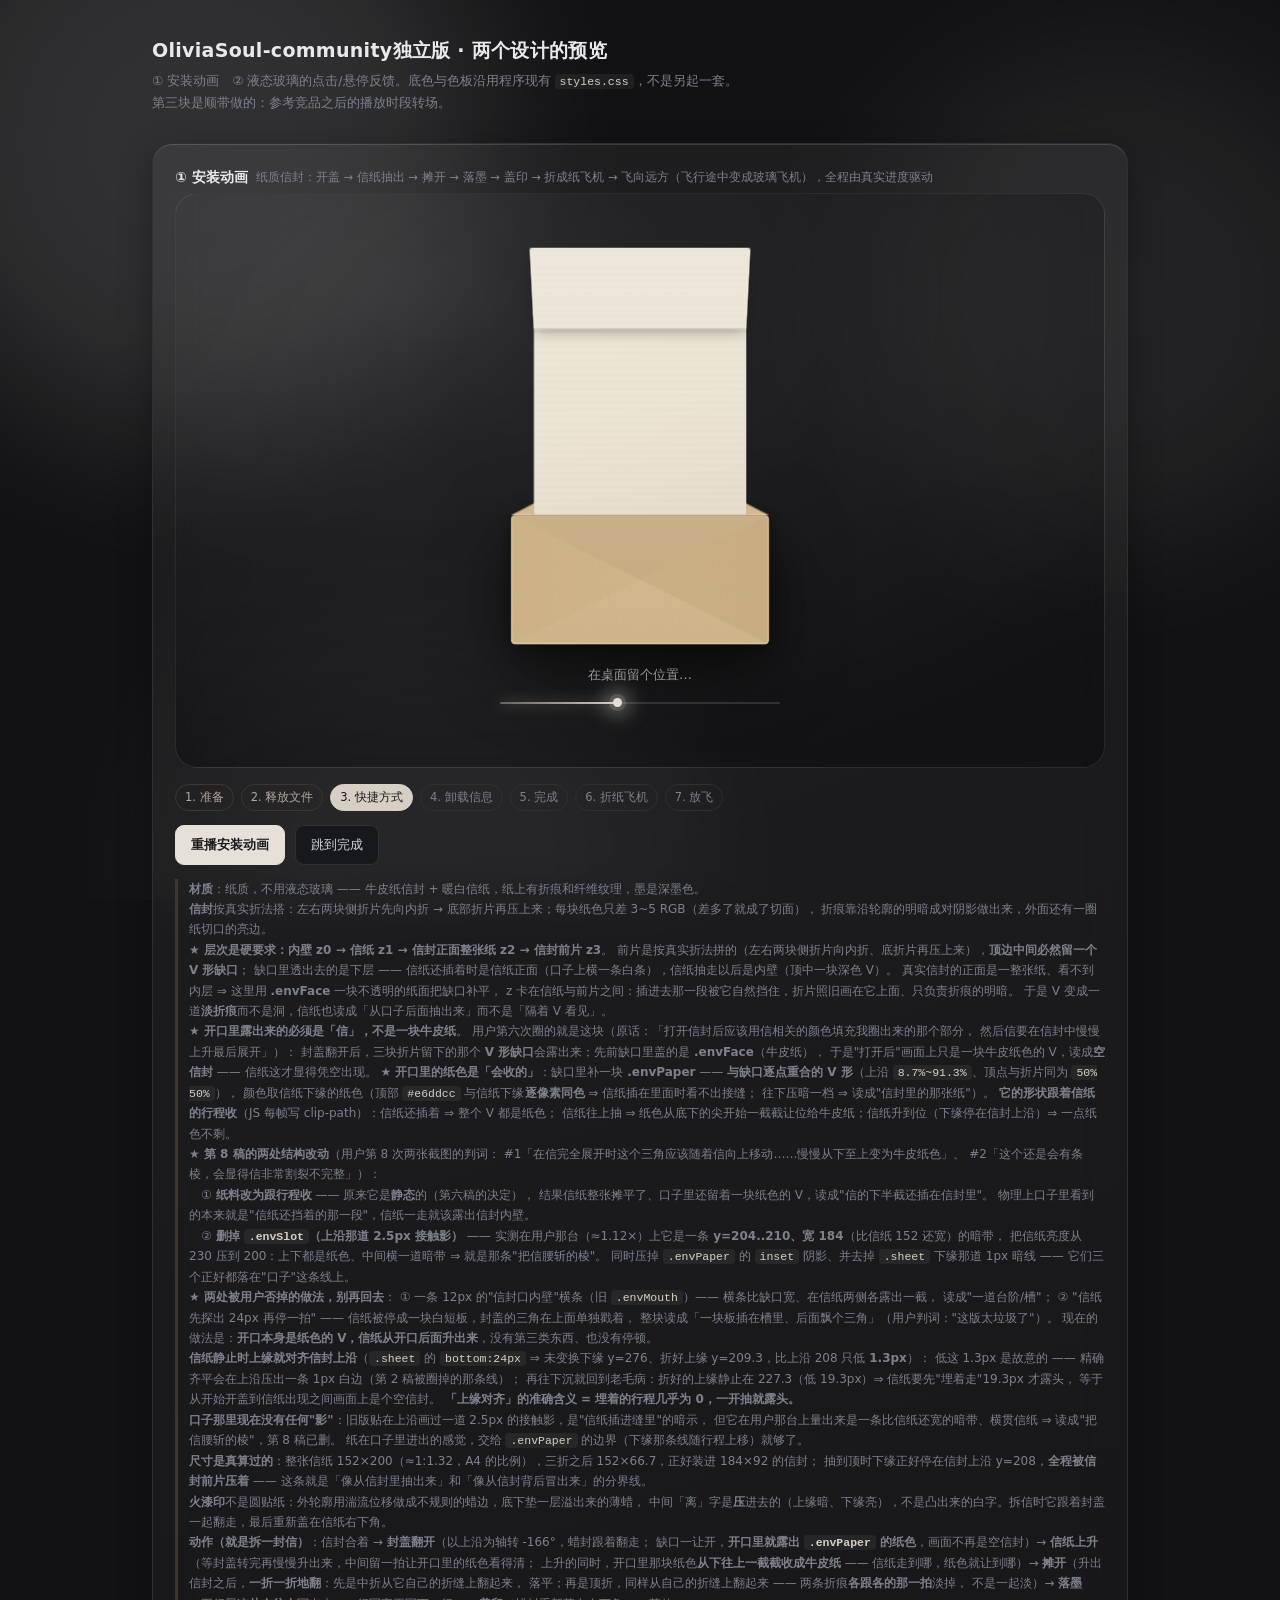
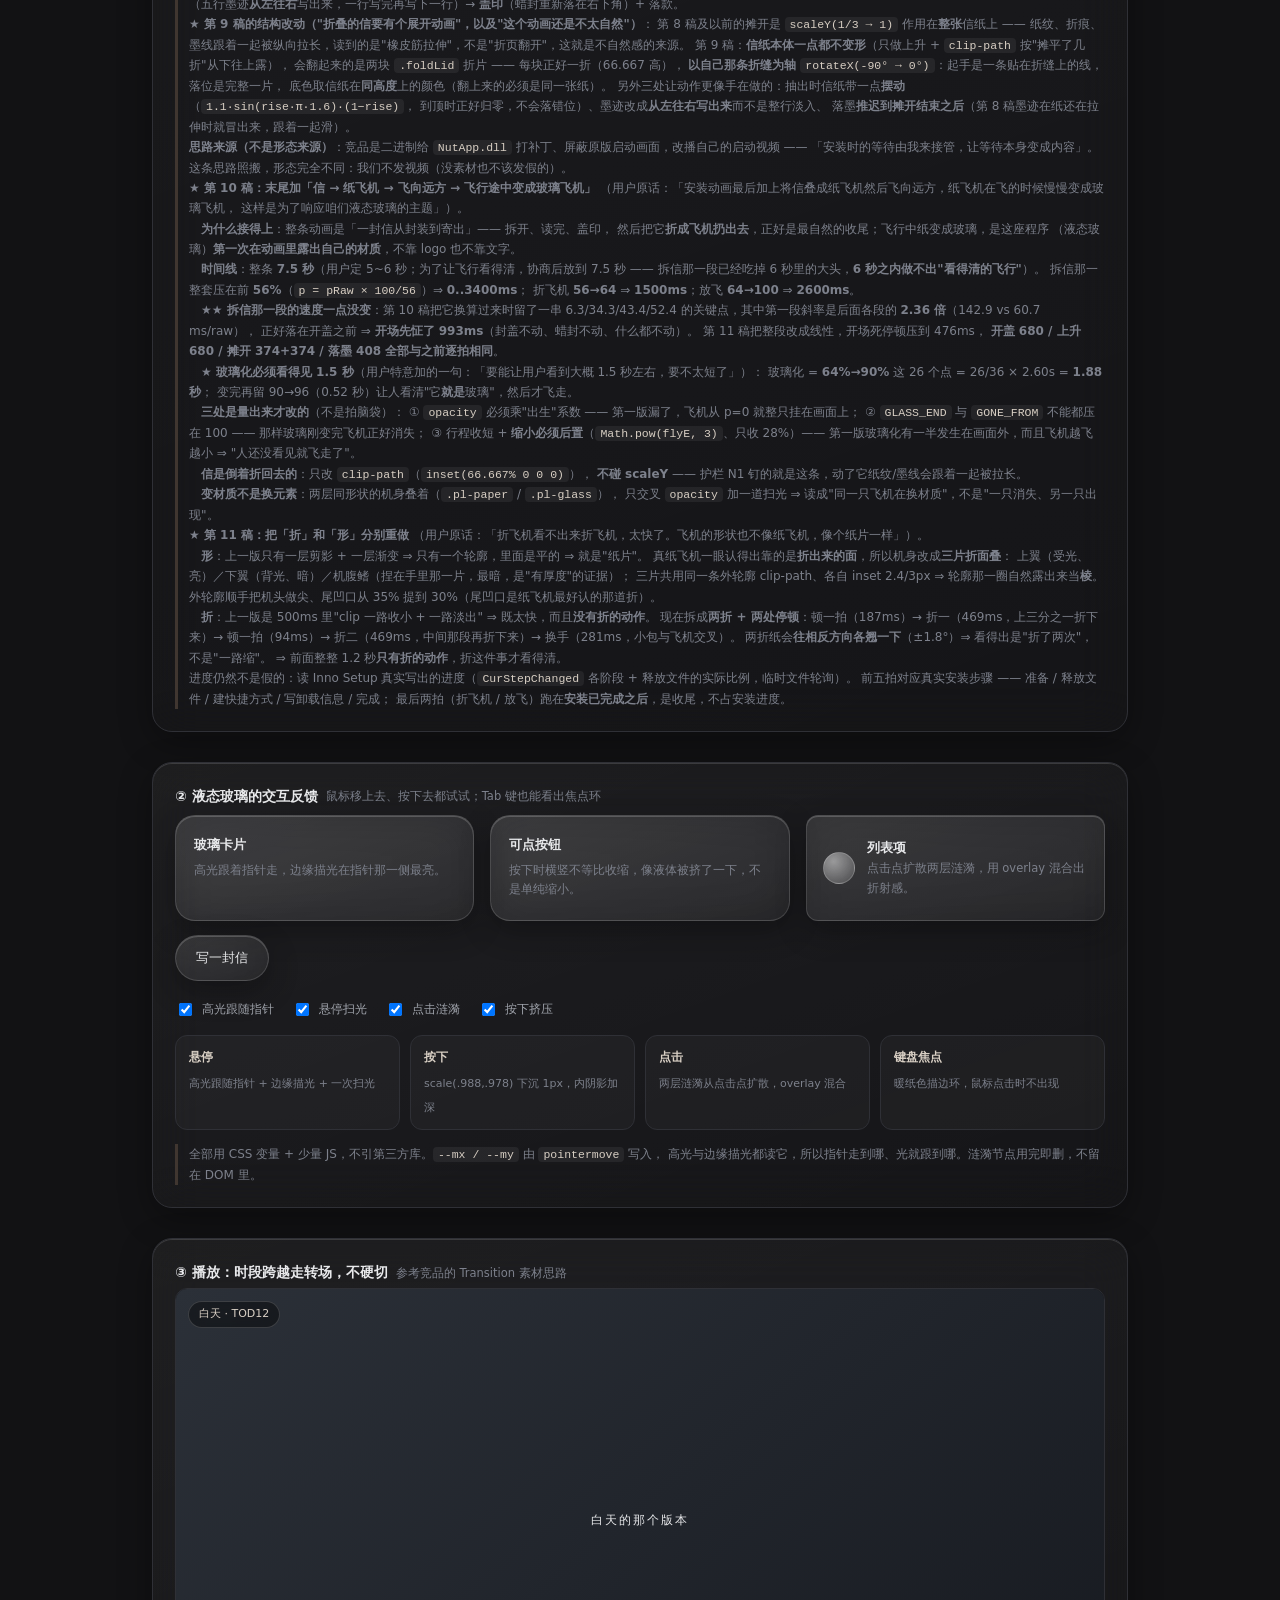
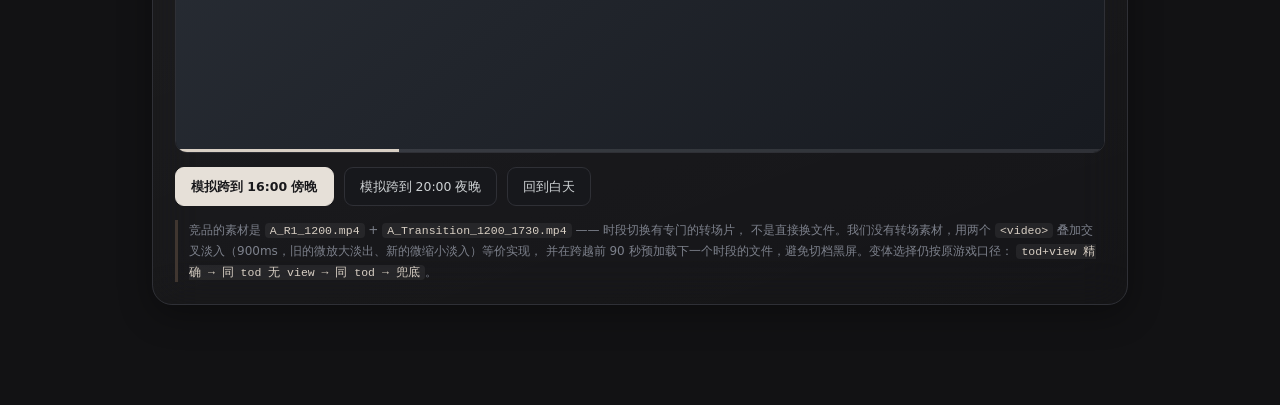
<file: design-preview.html>
<!doctype html>
<html lang="zh-CN">
<head>
<meta charset="utf-8">
<meta name="viewport" content="width=device-width,initial-scale=1">
<title>OliviaSoul-community独立版 · 安装动画 & 液态玻璃交互 预览</title>
<style>
:root{
  /* 与程序现有 styles.css 同一套色板，预览不是另起一套 */
  --bg:#121214; --card:#17181c; --hi:#232529; --line:#2f3036;
  --p1:#e6e0d8; --p2:#d8cfc4; --p3:#b3a69a; --p4:#403630;
  --tx:#e8e9eb; --tx2:#ced2d4; --tx3:#a1a5ad; --tx4:#7d818c;
  --radius:12px; --radius-lg:20px;
}
*{box-sizing:border-box}
body{
  margin:0; background:var(--bg); color:var(--tx);
  font:14px/1.7 "PingFang SC","Microsoft YaHei","Noto Sans SC",system-ui,sans-serif;
  -webkit-font-smoothing:antialiased;
}
.wrap{max-width:1020px;margin:0 auto;padding:34px 22px 70px;position:relative;z-index:1}

/* 氛围层：与程序一致的中性白柔光斑 */
#bg{position:fixed;inset:0;z-index:0;overflow:hidden;pointer-events:none}
#bg i{position:absolute;border-radius:50%;background:rgba(255,255,255,.26);filter:blur(84px);
  animation:float 30s ease-in-out infinite alternate}
#bg i:nth-child(1){width:46vw;height:46vw;left:-8vw;top:-12vw;opacity:.5}
#bg i:nth-child(2){width:38vw;height:38vw;right:-6vw;top:6vh;opacity:.34;animation-delay:-7s;background:rgba(255,255,255,.22)}
#bg i:nth-child(3){width:42vw;height:42vw;left:12vw;bottom:-18vw;opacity:.28;animation-delay:-14s;background:rgba(255,255,255,.18)}
@keyframes float{from{transform:translate3d(0,0,0) scale(1)}to{transform:translate3d(4vw,-3vh,0) scale(1.12)}}

h1{font-size:19px;font-weight:600;margin:0 0 4px;letter-spacing:.3px}
.lead{color:var(--tx4);font-size:12.5px;margin:0 0 30px}
h2{font-size:14px;font-weight:600;margin:0 0 3px;display:flex;align-items:center;gap:8px}
h2 em{font-style:normal;color:var(--tx4);font-weight:400;font-size:11.5px}
.sec{margin:0 0 30px;padding:22px;border-radius:var(--radius-lg);border:1px solid var(--line);
  background:linear-gradient(160deg,rgba(255,255,255,.055),rgba(255,255,255,.015));
  backdrop-filter:blur(24px) saturate(150%);-webkit-backdrop-filter:blur(24px) saturate(150%);
  box-shadow:inset 0 1px 0 rgba(255,255,255,.14),0 10px 34px rgba(0,0,0,.32)}
.note{color:var(--tx4);font-size:12px;margin:14px 0 0;padding-left:11px;border-left:3px solid var(--p4)}

/* ============ 1. 安装动画：一封纸做的信 ============
   叙事 = 拆信：信封合着 → 开盖 → 信纸抽出 → 摊开（两折，一折一折翻） → 墨迹写出 → 盖印。
   ★ 材质是**纸**：牛皮纸信封 + 暖白信纸 + 火漆印，不是液态玻璃（第 2 节才是玻璃）。
   进度驱动每一步，不是假动画；摊开靠 .foldLid 那两块折片翻，整张纸本体不变形。
   竞品的思路是「用一段启动视频接管安装等待」，我们照搬的是这个思路，形态完全不同。 */
.installer{position:relative;height:575px;border-radius:22px;overflow:hidden;
  border:1px solid rgba(255,255,255,.09);
  background:radial-gradient(130% 120% at 28% 18%,rgba(255,255,255,.055),rgba(0,0,0,.30) 72%);
  display:flex;flex-direction:column;align-items:center;justify-content:center}

/* 舞台：给信封开盖 / 信纸摊开一个 3D 视角。
   ★ 设计基准 = 200×300（真实安装页能放下的尺寸），预览里放大 1.4 倍只为看细节；
     下面所有 px 都是基准尺寸，缩放由 .stageScale 统一做，改布局只需动基准数字。 */
.stageScale{position:relative;width:280px;height:420px;flex:none}
/* ★★ 这里**绝不能**写 transform-style:preserve-3d。
   写了它会把这棵子树拉进同一个 3D 空间 ⇒ 子元素的绘制顺序改由「三维深度」决定，**z-index 直接失效**。
   后果实测过：封盖（z-index:0，翻开后本该沉到信纸后面）会被画到信纸（z-index:1）**前面**，
   在信纸上压出一个亮三角 ⇒ 整段动画读成"信封上长出一块纸"。
   perspective 只负责给子元素的 3D 变换提供透视，不需要 preserve-3d 也照样生效。 */
.envStage{position:absolute;left:0;top:0;width:200px;height:300px;
  transform:scale(1.4);transform-origin:top left;
  perspective:1100px}

/* ---- 信纸：先在信封里（折着），★完全抽出来之后★再摊开。纸 = 不透明、无模糊、有折痕 ----
   尺寸按三折算：整张 152×200（≈1:1.32），折好 152×66.7。
   ★★ 静止时**上缘就顶在信封上沿上**（bottom:24px ⇒ 未变换下缘 y=276、折好上缘 y=209.3，
      比信封上沿 208 只低 1.3px）。这个 1.3px 是故意的：
        · 精确齐平（0px）会在上沿压出一条 1px 白边 —— 就是第 2 稿被圈掉、已经删过的那条白线；
        · 再往下沉就回到老毛病：折好的上缘静止在 227.3（低 19.3px）⇒ 信纸要先"埋着走"19.3px
          才露头，等于从开始开盖到信纸出现之间**画面上是个空信封**（用户第 6 次截图）。
      ⇒ "上缘对齐"的准确含义 = **埋着的行程几乎为 0，一开抽就露头**。
   ★★ 摊开必须发生在"整张已经离开信封"之后 ——
     一张比信封还长的纸不可能待在信封里；让它在信封里摊开，就会画成"大纸从扁信封里长出来"。 */
.sheet{
  position:absolute;left:24px;right:24px;bottom:24px;height:200px;
  border-radius:2px;overflow:hidden;
  /* ★ 纸的纵向渐变必须很浅（0→12 个 RGB 以内）。上一版底部压到 #ded4c1（差 16），
     再叠上开口的影，整块读成"信纸在往下渐隐"，而不是"被信封上沿切断"。 */
  background:
    linear-gradient(168deg,#eee8da 0%,#ebe5d6 60%,#e6ddcc 100%);
  /* ★★ 这里**没有** `inset 0 -1px 0`（下缘那道暗线）——
     信纸下缘在整段动画里要么埋在信封里，要么正好停在信封上沿上；
     两种情况那道 1px 暗线都**正好落在"口子"这条线上**，与下面那块纸料拼成一条可见的横缝
     （用户第 8 次截图：「还是会有条棱，会显得信非常割裂不完整」）。纸的下缘是切边，本来就不该有暗线。 */
  box-shadow:
    inset 0 1px 0 rgba(255,255,255,.7),
    0 10px 26px rgba(0,0,0,.48),
    0 2px 6px rgba(0,0,0,.30);
  transform-origin:bottom center;
  /* ★★ 纸必须 100% 不透明（opacity 默认 1，别写 .55）。
     写过 .55 并随抽出升到 1 —— 结果"抽出"这半段里信纸是半透明的，
     背后的封盖（翻开后是它的背面，颜色和信封相近）直接透出来，
     在信纸上糊出一大块浅色三角，整段读成"信封上长出一块纸"。
     信纸是纸，不是玻璃：不透明才对。 */
  transform:translateY(0);
  /* ★★ 摊开**不再靠 scaleY 压整张纸**（用户第 9 次：「这个动画还是不太自然」）：
     旧做法是 scaleY(FOLD→1)，整张纸连同折痕/纸纹/墨线一起被纵向拉长 ⇒
     读到的是"橡皮筋拉伸"，不是"折页翻开"；而且墨线会在纸还在拉伸时冒出来、跟着一起滑。
     ⇒ 现在本体**一点不变形**：只按"已经摊平了几折"用 clip-path 从**下往上**一段段露出来
        （1/3 → 2/3 → 1，三档，与两块折片的落位同一时刻切换，见 atProgress）。
        会翻起来的是 .foldLid 那两块折片；折痕、纸纹、墨线因此全程停在**真实位置**。
     ★ 用 clip-path 而不是改写 height：内容是从**上边**定位的（折痕 top:33.333% 等），
        改 height 会让内容跟着重排；clip-path 只切掉上面那一段，内容一动不动。 */
  clip-path:inset(66.667% 0 0 0);
  z-index:1}
/* 纸的纹理：极淡的横向纤维（浓了就像条码） */
.sheet::before{content:"";position:absolute;inset:0;pointer-events:none;
  background:repeating-linear-gradient(0deg,rgba(120,105,88,.022) 0 1px,transparent 1px 5px)}
/* 两道折痕（三折留下的两条折缝）：各自在**它那条折缝被翻开时**淡掉
   —— c2 是中折/下折那条（舞台 y=141.333），随第一片翻开淡掉；
      c1 是中折/顶折那条（舞台 y=74.667），随第二片翻开淡掉（见 atProgress）。
   ★ 位置写 33.333%/66.667% 而不是 33%/66%：一折正好 200/3=66.667，
     差这 0.667/1.333px 会让折痕**压在纸面上而不是折缝上**，纸看着像被横切了一刀。 */
.sheet .crease{position:absolute;left:0;right:0;height:1px;
  background:rgba(255,255,255,.75);box-shadow:0 1px 0 rgba(120,105,88,.20);
  opacity:var(--crease,1);transition:opacity .5s}
.sheet .crease.c1{top:33.333%}
.sheet .crease.c2{top:66.667%}
/* 信纸上的墨迹：摊平之后一行行浮现（墨，不是光）。
   ★ 表现是**从左往右写出来**（scaleX 0→1，origin 左端），不是整体淡入 ——
     一行字"啪"地整条亮起来像贴纸；一笔写过去才像落墨（用户第 9 次要的"自然"）。 */
.sheet .line{position:absolute;left:18px;height:1.6px;border-radius:1px;
  background:linear-gradient(90deg,rgba(58,50,42,.74),rgba(58,50,42,.26));
  opacity:0;transform:scaleX(0);transform-origin:left center;
  transition:opacity .30s ease-out,transform .52s cubic-bezier(.22,.62,.28,1)}
.sheet .line.l1{top:28px;width:78%}
.sheet .line.l2{top:54px;width:62%}
.sheet .line.l3{top:80px;width:84%}
.sheet .line.l4{top:106px;width:54%}
.sheet .line.l5{top:132px;width:40%}
.sheet .line.on{opacity:1;transform:scaleX(1)}
/* 落款。★ 摊开后信纸占 y=8..208（整张已升出信封，信封上沿 y=208），
   所以落款和火漆印都要落在 y<200 这一段，写低了就顶到信纸下缘、显得挤。
   （旧的 "y=2..202" 是 scaleY 时代的数字，随第 9 稿一起改掉。） */
.sheet .sig{position:absolute;left:26px;top:166px;font-size:11px;color:#6b5c4c;
  letter-spacing:2px;opacity:0;transform:translateY(5px);transition:opacity .6s,transform .6s}
.sheet .sig.on{opacity:1;transform:none}

/* ---- 纸飞机（最后一拍：信叠成飞机 → 飞走 → 飞行途中变成玻璃飞机）----
   ★★ 形状（第 11 稿重做。用户原话：「飞机的形状也不像纸飞机，像个纸片一样」）
     上一版是**一层剪影 + 一层渐变** ⇒ 只有一个轮廓，轮廓里面是平的 ⇒ 读成"纸片"。
     真纸飞机（dart）之所以一眼认得出，靠的是**折出来的面**，不是轮廓：
       ① 中脊 ridge：机头到机尾那道最高的折线，把机体分成上下两片翼；
       ② 两片翼明暗不同：光从左上来 ⇒ 上翼受光（亮）、下翼背光（暗）；
          ★ 这个明暗差必须**看得出来**，否则折面读不出来，又退回"纸片"；
       ③ 机腹那道立起来的鳍 keel：折飞机时捏在手里那一片 —— 它是"这东西有厚度"的证据，
          也是"纸片"和"纸飞机"的分界。
     ⇒ 机身改成**三片叠**（上翼 / 下翼 / 机腹鳍），共用同一条外轮廓，只靠各自渐变分出面。
       轮廓一个字没动，多出来的是"面"。
     仍用 clip-path 而不是 SVG：玻璃那层要吃 backdrop-filter —— SVG 的 path 拿不到它背后的
     像素，只有"被剪出来的一个 div"能拿到。这是这一拍唯一必须用 div 的原因。
   ★ 两层同形状叠着：.pl-paper（纸）→ .pl-glass（玻璃），靠 opacity 交叉，
     所以"变玻璃"是**同一只飞机在换材质**，不是换了一只飞机。 */
/* ★ 机身尺寸 96→**128**：用户看后说「飞机太小了」。舞台 200 宽 ⇒ 128 占 64%，
   在 280×420 的预览里是 179 CSS px 宽，一眼能看见。行程同时收短（见 JS 的 px/py），
   ⇒ 飞机变大之后玻璃化全程仍然留在画面里（原来"118 宽 + 长行程"就是因为会出框才收到 96）。 */
/* ★ 第 12 稿把 `filter:drop-shadow` **删掉**了，两个理由：
   ① 它是**死代码**：CSS 里 `filter` 在 `clip-path` **之前**应用 ⇒ 剪影外面的投影会被
      clip-path 原样剪掉（这条注释旁边那句老话就是它）；实测删前删后飞机像素一像素不差。
   ② 它还有副作用：带 `filter` 的元素会成为一个 **backdrop root**，
      ⇒ 里面那层玻璃的 `backdrop-filter` 就再也取不到"飞机背后"的像素，
        只能取到 .plane 内部的内容（而那时纸那层 opacity 已经是 0）——玻璃的折射等于废掉。
   投影改由纸那层自己的渐变交代（`.pl-paper` 的暗角就够了）。 */
.plane{position:absolute;left:50%;top:98px;width:128px;height:54px;margin-left:-64px;
  z-index:8;opacity:0;pointer-events:none;transform-origin:50% 50%;
  clip-path:polygon(100% 50%, 4% 2%, 30% 50%, 4% 98%)}
.pl{position:absolute;inset:0}
/* 三片折面：★ 顶点与外轮廓共用同一批 ⇒ 拼起来严丝合缝，机体上不会露出第四块。
     上翼 = 机头 → 上翼尖 → 尾凹口（受光，最亮）
     下翼 = 机头 → 尾凹口 → 下翼尖（背光，压暗）
     机腹鳍 = 机头 → 尾凹口 → 鳍尖（捏在手里那片，最暗）
   ★ 三片整体 inset 2.4/3px ⇒ 外轮廓那一圈露出来 ⇒ 就是**棱**（玻璃）／**折边的亮边**（纸）。
     （没法用 filter:drop-shadow 做棱 —— CSS 里 filter 在 clip-path **之前**应用，
       剪影外面的光晕会被剪掉，等于没写。） */
/* ★ 第 12 稿把 inset 从 2.4/3px 收到 1.3/1.6px：露出来的是**一圈线**（液态玻璃的边框感），
   不是一圈粗白边。玻璃的"边"是细的、亮的，粗了就成描边贴纸。 */
.pf{position:absolute;inset:1.3px 1.6px 1.7px 1.6px}
.pf-u{clip-path:polygon(100% 50%, 4% 2%, 30% 50%)}
.pf-l{clip-path:polygon(100% 50%, 30% 50%, 4% 98%)}
.pf-k{clip-path:polygon(100% 50%, 30% 50%, 66% 64%)}
/* 纸：与信纸同一族颜色（#ece6d8 那一支），这样"信变成飞机"看不出换了材料。
   三片之间差约 14% 亮度 ⇒ 一眼分得出是两个翼面加一个机腹。 */
.pl-paper{background:linear-gradient(158deg,#f7f2e7 0%,#efe9db 100%)}
.pl-paper .pf-u{background:linear-gradient(158deg,#fdfaf3 0%,#f4efe4 40%,#e9e2d1 100%)}
.pl-paper .pf-l{background:linear-gradient(158deg,#ded4bd 0%,#d2c7ad 52%,#c4b89c 100%)}
.pl-paper .pf-k{background:linear-gradient(158deg,#c0b299 0%,#a89a80 100%)}
/* ---- 玻璃（第 12 稿。★ 用户原话：「到最后放飞阶段，这材质还是太难辨认为玻璃，
       你再改一下，就用咱的液态玻璃做一个不就完了」）----
   ⇒ 不再自创，直接照第 ② 节 `.glass` 那支配方做：
       近透明底（alpha .11→.04）+ backdrop-filter blur(22px) saturate(165%)
       + 一圈**内描光** + 一枚**高光斑**（radial，光在左上）+ 一道扫光。
     差别只有一处：面板有指针 ⇒ 高光跟着 `--mx/--my` 走；飞机没有指针 ⇒ 高光**钉死在左上**。
   ★★ 「像不像玻璃」这件事，从头到尾是**量出来**的，每一版都用护栏 P12 的三个数说话
      （raw=90，夜空背景亮度约 36；共约 6240 个机内像素）。三代实测：
          A（初版）边 180 / 面中位 233 / p95−中位 16  ⇒ **面比边亮、整块都亮、没方差** ＝ 白塑料
          B（体改深 α.66~.84）边 131 / 面中位 139 / p95−中位 77
             ⇒ 体的方向对了、高光出来了，但**边反而比面暗（-8）**，还是没救回来
          C（本版）⇒ 两处改动，都是**量化**出来的，不是手感：
             ① **亮线太细**：inset 1.3/1.6px 在"约 2.05 图像像素/本机像素"下只合 **2 个图像
                像素宽**，抗锯齿一过就掉回几十 ⇒ 逐层实测 离边0=104 / 1=167 / 2=130 / 3=112。
                ⇒ 玻璃态单独加宽到 2.4/2.8px（**纸不动**：纸那圈 1.3px 用户没提过，别连坐）。
             ② **高光斑太大**：半径 84×38px 而机身才 128×54 ⇒ 它不是高光，是一层白雾，
                把面中位一路抬到 139。⇒ 收到 **26×12**，芯给到 .96，这才是一枚镜面反光。
      玻璃在近黑底上的签名，三件事（缺一就退回塑料）：
         ① 边：整圈**近白亮线**，而且必须**够宽能被看见**（≳5 图像像素）——它是棱。
         ② 体：**暗的、透的**（α .86~.94 的烟灰蓝，剩 6~14% 是边光渗进来的那一层）。
         ③ 高光：**又小又硬**的一枚（26×12、峰值 .96）——它不依赖背景，
            是"一眼看出是玻璃"最省的答案；再叠一道扫光。
   ★ backdrop-filter 只挂**一层**（在 `.pl-glass` 上，＝液态玻璃那支配方的 blur22/saturate165）：
     三片各挂 = 三层模糊叠加，吃帧率又是同一句废话。体是 .60~.80 的半透 ⇒
     那 20~40% 的透光正好是"折射进来的背景"，这一层不算白挂。 */
.pl-glass{opacity:0;
  /* 外层＝边：整块铺亮，中间被三片折面盖掉 ⇒ 只剩一圈 ~1.3px 的亮线。
     左上暖白 → 右下冷白 ⇒ 光从左上来。 */
  background:linear-gradient(150deg,rgba(255,255,255,.98) 0%,rgba(255,246,231,.90) 42%,
             rgba(226,240,255,.94) 100%);
  backdrop-filter:blur(22px) saturate(165%) brightness(1.36);
  -webkit-backdrop-filter:blur(22px) saturate(165%) brightness(1.36)}
/* ★ 玻璃态要把这圈"棱"加宽 —— 上一版 1.3/1.6px 是**量出来不够**的：
     渲染比例约 2.05 图像像素 / 本机像素 ⇒ 那圈亮线只有 **2 个图像像素**宽，
     ① 图像上刚过抗锯齿就掉回几十（逐层实测：离边 0px=104 / 1px=167 / 2px=130 / 3px=112），取 3px 边带被里面的暗稀释 ⇒ 边反而比面暗（-8）；
     ② 更要命的是用户眼里它就一根头发丝，等于没有 ⇒ 还是读成一块板。
   ⇒ 这里单独给玻璃态加宽一圈（**只动玻璃，不动纸** —— 纸那圈用户没提过，别连坐）。
     纸 = 1.3/1.6px 保持原样。
   ★★ 为什么是 3/3.6px 而不是 2.4/2.8px：先试了 2.4/2.8，逐层实测只有
        离边 1px=188 / 2px=155 / 3px=124 —— 仍然不够，宽的那一段还不到 2 个图像像素。
      亮度已经到顶（α.98 叠在夜空上就 240 左右，再给也上不去）⇒ **唯一能调的只有宽度**。
      ⇒ 3/3.6px ≈ 6~7 个图像像素，这才是一条"看得见的棱"，不是一根发丝。 */
.pl-glass .pf{inset:3px 3.6px 3.8px 3.6px}
/* 高光斑：和 `.glass::before` 同一个做法（radial 高光），只是位置钉死在左上。
   ★★ 上一版给了 `84px 38px` 的半径 —— 机身才 **128×54**，这等于把整个面洗白了
      （面中位被它抬到 139，判据要 ≤120）。
      ⇒ 收到 **26×12**：这才是一枚"高光"，不是一层白雾。中间留 .96 的硬芯 ⇒ 是那种
        又小又亮的镜面反光，玻璃一眼就是这个。
   ★ z-index:2 ⇒ 盖在三片折面（z 自动）之上，所以它是**最上面**那一层反光。 */
.pl-glass::before{content:"";position:absolute;inset:0;z-index:2;pointer-events:none;
  background:radial-gradient(26px 12px at 26% 24%,rgba(255,255,255,.96) 0%,
             rgba(255,255,255,.42) 34%,rgba(198,224,255,.10) 68%,transparent 100%)}
/* 三片折面在玻璃态＝**烟灰玻璃的三个面**：整体是暗的，只靠各自的深浅分出来。
   ★★ alpha 必须给到 **.86~.94**：底下那是近白的"边料"，低于这个数就压不住（上一版 .66
      实测面中位 233，读成白塑料）。剩下的 6~14% 透光，就是边光渗进玻璃的那一层。
      三个面各自留出约 40 的亮度差 ⇒ 一眼是**三个面**，不是一块板：
        上翼 ≈ 62~88（最薄）／下翼 ≈ 30~43（背光）／机腹鳍 ≈ 165~234（最厚，近白）。 */
.pl-glass .pf-u{background:linear-gradient(112deg,rgba(52,68,100,.88) 0%,rgba(40,54,86,.86) 42%,
             rgba(30,42,70,.90) 100%)}
.pl-glass .pf-l{background:linear-gradient(112deg,rgba(18,26,44,.92) 0%,rgba(12,19,34,.93) 46%,
             rgba(10,16,30,.94) 100%)}
/* 机腹鳍：玻璃态里**最厚**的地方 ⇒ 留一条近白的薄片，一眼读出"玻璃是有厚度的"。 */
.pl-glass .pf-k{background:linear-gradient(112deg,rgba(214,232,255,.72) 0%,rgba(150,186,224,.34) 100%)}
/* 扫光：变玻璃的过程中横穿一道。★ 两处是量出来的：
   ① 位置和亮度**分开给**（--sheen 走位、--sweep 控亮度）—— 一条恒定亮度的带子
      慢慢爬过去，看着像"有条白线在动"，不像折光；要有进有出（三角窗）。
   ② 必须走得**快**：只占玻璃化中段（glassT 0.28→0.82），又窄又亮。 */
/* 自查用的开关：抓"同源 twin 差"时把玻璃的 backdrop-filter 关掉 ——
   软件光栅下 backdrop-filter 每帧的取样会有细微抖动，会让"这一帧已静止"永远证不出来
   （p=90 连等 9 轮都没静止，差的就是这一层）。★ 只影响自查，不影响观感：
   玻璃的形状 / 明暗差 / 棱都在渐变上，关掉折射照样能判"飞机在不在、多大"。 */
.no-glass-fx .pl-glass{backdrop-filter:none;-webkit-backdrop-filter:none}
.pl-glass::after{content:"";position:absolute;inset:0;z-index:3;pointer-events:none;
  background:linear-gradient(100deg,transparent 40%,
             rgba(255,255,255,.30) 46%,rgba(255,255,255,.98) 50%,
             rgba(255,255,255,.30) 54%,transparent 60%);
  transform:translateX(calc(-125% + var(--sheen,0) * 250%));
  opacity:var(--sweep,0)}
/* 机身中脊：纸的时候是一道折痕（暗），玻璃的时候是一道棱（亮）。
   同一条线两种材质 ⇒ 更坐实"是同一只飞机在变"。
   ★ 玻璃态必须给到近白并去掉 mix-blend-mode：overlay 在深色底上几乎不可见，
     而这条棱正是"玻璃有厚度"的那一句。
   ★ 起点跟着外轮廓的尾凹口走（30%），别写死 35% —— 凹口一改，这里会错位。 */
.pl-fold{position:absolute;left:30%;right:0;top:50%;height:1.6px;margin-top:-.8px;
  background:linear-gradient(90deg,rgba(150,132,104,.85),rgba(150,132,104,0));
  opacity:.7}
.pl-plane-glassy .pl-fold{background:linear-gradient(90deg,rgba(255,255,255,.95),rgba(255,255,255,.05));opacity:.9}

/* ---- 摊开时"翻上来"的那两块折片（第 9 稿）----
   ★★ 为什么要有它们：信纸本体**一点不变形**（本体只按"摊平了几折"用 clip-path 露出来），
      真正会动的是这两块。每块正好一折：200 / 3 = 66.667 高、宽 152（= .sheet 的 left:24/right:24）。
      以**下缘（折痕）为轴** rotateX 从 -90° 转到 0°：
        投影高度 = 66.667 × cos(θ) ⇒ 起手是一条线（贴在折痕上），落位是完整一片 ⇒ 读成"折页翻起来"。
      ★ 用正交投影的 cos 关系就够，不需要 preserve-3d：
        舞台本来就有 perspective（.envStage），折片自己带 3D 旋转即可拿到一点点透视（近边略宽）。
      ★ 摊平后的位置（舞台坐标，信封上沿 y=208、整张 200）：
          顶折 P3 = y 8.000 .. 74.667      ⇒ bottom = 300 − 74.667 = 225.333
          中折 P2 = y 74.667 .. 141.333    ⇒ bottom = 300 − 141.333 = 158.667
          下折 P1 = y 141.333 .. 208（由 .sheet 自己露出来，不需要折片）
      ★ 底色必须是**信纸渐变在对应那一段的颜色**，否则折痕那条线上会出现一道横向色差。 */
.foldLid{position:absolute;left:24px;right:24px;height:66.667px;z-index:1;
  border-radius:2px 2px 0 0;pointer-events:none;
  transform-origin:bottom center;transform:rotateX(-90deg);opacity:0;
  /* 折片是纸：离开下层时在下面那片上压一道软影（跟着 3D 旋转走，方向自然是对的） */
  filter:drop-shadow(0 3px 6px rgba(28,20,10,.30))}
.foldLid::before{content:"";position:absolute;inset:0;pointer-events:none;
  background:repeating-linear-gradient(0deg,rgba(120,105,88,.022) 0 1px,transparent 1px 5px)}
#lidA{bottom:158.667px;background:linear-gradient(180deg,#ece6d8 0%,#eae4d4 100%)}
#lidB{bottom:225.333px;background:linear-gradient(180deg,#eee8da 0%,#ece6d8 100%)}

/* ---- 信封前片：按真实折法做 —— 左右两侧折片先向内折，底部折片再向上压住它们。
   只放前片（+ 纹理 + 切口亮边），内壁已独立成 .envInner 沉到信纸下面。
   外投影也搬去 .envInner —— 留在这里的话，投影会沿着前片中间那个三角的轮廓走，
   在开口边上画出一圈假阴影。 ---- */
.env{position:absolute;left:8px;right:8px;bottom:0;height:92px;z-index:3;
  border-radius:3px;overflow:visible}

/* 信封内壁（后片）：★ 现在它是**投影投射体**，画面上一律看不见 ——
   2026-10-13 三稿加了 .envFace（信封正面那一整张不透明的纸）之后，内壁被整块盖住了。
   留着它只有一个原因：整个信封落在背景上的那两道外投影（drop-shadow）挂在它身上。
   ⇒ 别删。颜色也就无关紧要了，随手调回牛皮纸的正常色，万一哪天露出来也不至于是个黑洞。 */
.envInner{position:absolute;left:8px;right:8px;bottom:0;height:92px;z-index:0;border-radius:3px;
  /* 牛皮纸内壁：只是"比外面暗一档的同一张纸"，不是黑洞 —— 压太黑就成"洞口"了 */
  background:linear-gradient(180deg,#b0976c 0%,#c0a87e 34%,#cdb68c 100%);
  box-shadow:inset 0 6px 12px rgba(58,42,24,.26);
  filter:drop-shadow(0 16px 26px rgba(0,0,0,.52)) drop-shadow(0 3px 6px rgba(0,0,0,.34))}

/* ★★ 信封口里要**露出信纸的颜色**（2026-10-13 六稿。用户第六次圈的就是这块，原话：
   「打开信封后应该用信相关的颜色填充我圈出来的那个部分，然后信要在信封中慢慢上升最后展开」）。
   用户圈的是封盖翻开后露出的那块 **V 形开口** —— 就是三块折片留下的缺口，三角 (8,208)(192,208)(100,254)。
   先前那里由 .envFace（牛皮纸）盖着 ⇒ 打开后是一块牛皮纸色的 V，读成"空信封"，
   信纸这才显得**凭空出现**。
   ⇒ 补一块 **与缺口逐点重合的 V 形纸料**（clip-path 用与折片同一个顶点 50% 50%），颜色取信纸的纸色：
      顶部 #ece5d6 与信纸上缘 #eee8da 几乎同色 ⇒ 信纸从它上面升出来时看不出接缝；
      往下压暗一档 ⇒ 读成"信封里那张纸（在信封的阴影里）"。
      z=2：压在 .envFace 之上、折片（在 .env z=3 里）之下 ⇒ 平时被折片和封盖(z5)盖住，
      封盖一翻开就露出来。
   ★ 它不是上一版被用户否掉的 `.envMouth`。那一版是**一条 12px 的横条**（读成"台阶/槽"），
     而且横条比缺口宽、在信纸两侧各露出一截。这一版是**与缺口同形的 V**，四周一点不越界。
   ★ 也不要把 .envFace 挖个洞让真信纸透出来 —— 那样信纸在信封里时能透出真纸（可以），
     但信纸一升走，那个洞后面就是内壁 ⇒ 顶中一个**深色 V**（"破了个洞"，用户第 3 次截图）。
     所以这里用的是"信纸下面那一截"的**替身**：它随信纸的行程收放，收完就露出 .envFace 的牛皮纸，
     而不是露一个洞。
   ★★ 上沿的左右两端**必须和信纸的左右两边在同一条竖线上**（用户第 7 次截图「这信纸怎么上下对不齐啊」）：
      开口原来是整个缺口的宽度（184 = 信封全宽），而信纸只有 152 宽 ⇒
      信纸（上半截）比开口（下半截）窄，两条边各错开 16px，读成"上下对不齐"。
      ⇒ 开口上沿收窄到信纸的左右边（`.sheet` 的 left:24px/right:24px ⇒ 舞台 x=24..176；
         本元素 left:8px 起算 ⇒ 元素内 16..168 / 宽 184 ⇒ **8.7% ~ 91.3%**）。
      这样"信纸左边 → 开口左边"是一条连续直线，中间没有台阶；
      缺口剩下的两个上角（8..24、176..192）由 .envFace 的牛皮纸补着，读成开口内侧的暗档。
   ★★ 第 8 稿：顶部那一段的颜色**必须和信纸下缘逐像素一样**（`.sheet` 渐变 100% 处 = #e6ddcc）。
      先前写的是 #ece5d6（比信纸下缘亮 9），再叠一道 `inset 0 4px 6px` 的暗影 ⇒
      在信纸下缘那一行先亮后暗地跳一下，和 .envSlot 那条暗带凑在一起，
      就成了用户第 8 次截图里横贯信纸的那条**棱**。
      ⇒ 压掉 inset 阴影；渐变从信纸下缘的颜色起步、只往下逐级变暗（越深越像"在信封里"）。 */
.envPaper{position:absolute;left:8px;right:8px;bottom:0;height:92px;z-index:2;
  pointer-events:none;
  clip-path:polygon(8.7% 0,91.3% 0,50% 50%);
  background:linear-gradient(180deg,#e6ddcc 0%,#ded4c1 58%,#d4c9b4 100%)}

/* 三块折片。纸色只差一点点（差多了就成切面了），折痕全靠沿轮廓的 drop-shadow */
/* 三块的尖必须交在同一点 (50%,50%)，错开一点中间就会多出个小三角，像切面 */
/* 三块的纸色只差 3~5 RGB：差到 10 以上就成了"宝石切面"，同一张纸折出来的不是那样 */
.pane{position:absolute;inset:0;border-radius:3px}
/* DOM 里 bottom 排在最后 = 画在最上面，符合真实折法：左右先向内折，底折片再压上来 */
.pane.left{clip-path:polygon(0 0,50% 50%,0 100%);
  background:linear-gradient(90deg,#cdb287 0%,#d2b88e 100%);
  filter:drop-shadow(1px 0 .5px rgba(255,246,228,.4))}
.pane.right{clip-path:polygon(100% 0,50% 50%,100% 100%);
  background:linear-gradient(270deg,#c8ad83 0%,#ceb489 100%);
  filter:drop-shadow(-1px 0 .5px rgba(255,246,228,.36))}
.pane.bottom{clip-path:polygon(0 100%,100% 100%,50% 50%);
  background:linear-gradient(180deg,#d4bb91 0%,#cfb58b 100%);
  filter:drop-shadow(0 -1px .5px rgba(255,246,228,.45))}
/* 纸的纤维纹理（压在折片上）—— 淡到几乎看不见，只为去掉"塑料感" */
.envGrain{position:absolute;inset:0;border-radius:3px;pointer-events:none;mix-blend-mode:multiply;
  opacity:.35;
  background:
    repeating-linear-gradient(0deg,rgba(122,106,86,.03) 0 1px,transparent 1px 3px),
    repeating-linear-gradient(88deg,rgba(122,106,86,.02) 0 1px,transparent 1px 5px)}
/* 外轮廓的纸切口亮边（牛皮纸上的亮边要偏暖、别太白，否则像塑料描边）。
   ★★ 这里**绝不能有"上边那道亮线"**。
      本设计的"信封前片"是左右折片 + 底折片三块拼的，**顶边中间是 V 形缺口**（从缺口看到内壁），
      所以信封在 y = 上沿 这条线上**几乎没有料**（只有左右两个角点）。
      原来写 `inset 0 1.5px 0 rgba(255,250,236,.62)`，它是沿 .env 的**外框**画的 ——
      于是画出一条**全宽恒亮的横线**：横穿 V 缺口、也横穿信纸。
      实测（舞台 y=209 横扫）：信封整个宽度（x=14..190）亮度被抬到恒定 218，
      上下两行分别是 201 和 128 ⇒ 一条"贴在口上的白线"（用户第二次圈出的就是它）。
      "前片压在信纸上"这个层次，交给折片自己的 drop-shadow（沿 V 的两条斜边）去交代。
      所以这里只保留左 / 右 / 下三条边（那三条边才真的有料）。 */
.envEdge{position:absolute;inset:0;border-radius:3px;pointer-events:none;
  box-shadow:
    inset 1px 0 0 rgba(255,246,228,.20),
    inset -1px 0 0 rgba(255,246,228,.20),
    inset 0 -1px 0 rgba(255,250,236,.34)}

/* ---- 信封口：一层完整的纸面。挂在上沿**之下**，z 卡在信纸与前片之间 ----
   ★★ .envSlot（信纸与上沿的那道 2.5px 接触影）**已删除**（2026-10-13 八稿）。
      它本来只负责"信纸插进缝里"这一点暗示，但实测值不值得：
      在用户那台（≈1.12×）上量出来它是一条 **y=204..210、宽 184**（比信纸 152 还宽）的暗带，
      信纸亮度被从 230 压到 200 —— 上下都是纸色、中间横一道暗带，
      读起来就是"把信腰斩的一条棱"（用户第 8 次截图圈的就是它，原话「显得信非常割裂不完整」）。
      "信纸从信封里出来"这件事，现在由**开口里那块纸料的边界**交代（见 .envPaper），不需要再加阴影。
   ★★ .envFace＝信封正面**那一整张纸**，画在上沿**之下**。
      为什么必须有它：前片是三块折片拼的（左右 + 底），顶中必然留一个 V 形缺口，
      缺口里透出去的是下层 ——
        · 信纸还插着时，透出来的是**信纸的正面** ⇒ 口子上横着一条"白条"（用户第 4 次截图）；
        · 信纸抽走以后，透出来的是内壁 ⇒ 正面顶中一个**深色 V**，读成"破了个洞"（第 3 次）。
      真实信封的正面就是一张完整的纸、压根看不到内层 ⇒ 这里补一块不透明纸面把缺口补平，
      插进去那一段也被它自然挡住（信纸于是"从口子后面抽出来"，而不是"隔着 V 看见"）。
      折片照旧画在它上面，只负责"折痕的明暗"：缺口的 V 于是变成一道**淡折痕**，不再是洞。
      ★ 纸面比折片暗 8~14 个亮度 —— 正好让 V 读成"折进去的那块纸"，又不至于读成补丁。
      ★★ 信纸整张升出去以后，开口里剩下的**就是这块纸面**（.envPaper 那时已经收没了），
        所以它不能再压得像"洞口"：这里取 178 左右的亮度（折片是 186 上下）。
   ★★ .envPaper 的**形状跟着信纸的行程收**（JS 每帧写 clip-path，见 atProgress 里的 riseClip）：
      信纸还插着 ⇒ 整个 V 都是纸色；信纸往上抽 ⇒ 纸色从**底下的尖**开始一截截让位给牛皮纸；
      信纸升到位（下缘停在信封上沿）⇒ V 里一点纸色都不剩，开口读成"信已经出去了"。
      这就是用户第 8 次要的「倒三角慢慢向上移动、从下至上变为牛皮纸色」。
      别再把它写回成静态的一块（第六稿写成静态，用户第 8 次截图里信都摊平了开口还是纸色）。 */
.envFace{position:absolute;left:8px;right:8px;bottom:0;height:92px;z-index:2;
  border-radius:3px;pointer-events:none;
  background:linear-gradient(180deg,#cbb189 0%,#c6ac83 62%,#c2a87f 100%)}

/* ---- 封盖：以上沿为轴翻开（留 14° 倾斜，别翻成平的一片） ---- */
/* 封盖：合上时盖住信封上沿（100%−92px 就是 .env 的顶边），尖端朝下，
   高度取信封高的 53% —— 真实信封的封盖就是这个比例 */
.flap{
  position:absolute;left:8px;right:8px;top:calc(100% - 92px);height:49px;z-index:5;
  transform-origin:top center;transform-style:preserve-3d;
  transform:rotateX(0deg)}
.flapFace{
  position:absolute;inset:0;
  background:linear-gradient(180deg,#d4ba90 0%,#ccb186 100%);
  clip-path:polygon(0 0,100% 0,50% 100%);
  filter:drop-shadow(0 2px 2px rgba(52,38,22,.34))}
.flapFace::after{content:"";position:absolute;inset:0;
  clip-path:polygon(0 0,100% 0,50% 100%);
  background:repeating-linear-gradient(0deg,rgba(122,106,86,.03) 0 1px,transparent 1px 3px);
  box-shadow:inset 0 0 0 1px rgba(255,246,228,.28)}

/* ---- 火漆印：不是圆贴纸 —— 轮廓由湍流位移成不规则蜡边，字是压进去的 ---- */
.wax{position:absolute;left:50%;top:236px;z-index:6;width:42px;height:42px;margin-left:-21px;
  pointer-events:none;opacity:0;transform:scale(.4);
  filter:drop-shadow(0 4px 7px rgba(0,0,0,.45))}
.wax svg{width:100%;height:100%;display:block;overflow:visible}
.wax.shown{opacity:1;transform:scale(1);transition:opacity .45s,transform .55s cubic-bezier(.34,1.56,.4,1)}
/* 盖印：落到摊开信纸的右下角。★ 摊开后信纸占 y=8..208（信封上沿 208），
   所以章必须落在 y<190，落到 y>195 就顶到信纸下缘了。 */
.wax.stamped{left:auto;right:28px;top:148px;bottom:auto;margin-left:0;
  animation:stamp .72s cubic-bezier(.34,1.56,.4,1) forwards}
@keyframes stamp{
  0%{opacity:0;transform:scale(1.65) rotate(-15deg)}
  55%{opacity:1;transform:scale(.94) rotate(-6deg)}
  100%{opacity:1;transform:scale(1) rotate(-6deg)}}

/* ---- 下方的文案与光轨 ---- */
.p-stage{margin:20px 0 0;font-size:13px;color:var(--tx2);min-height:22px;text-align:center;
  transition:opacity .22s}
.p-stage.swap{opacity:0}
.track{position:relative;width:280px;max-width:88%;height:2px;margin:16px 0 0;border-radius:2px;
  background:rgba(255,255,255,.13)}
.track i{position:absolute;left:0;top:0;height:100%;border-radius:2px;width:var(--p,0%);
  background:linear-gradient(90deg,rgba(216,207,196,.28),var(--p2));
  box-shadow:0 0 14px rgba(216,207,196,.55)}
.track b{position:absolute;top:50%;left:var(--p,0%);width:9px;height:9px;margin:-4.5px 0 0 -4.5px;
  border-radius:50%;background:var(--p1);
  box-shadow:0 0 0 4px rgba(216,207,196,.16),0 0 20px 7px rgba(216,207,196,.5)}
.p-sign{margin:12px 0 0;font-size:12.5px;color:var(--p3);letter-spacing:2px;
  opacity:0;transform:translateY(6px);transition:opacity .6s,transform .6s}
.p-sign.on{opacity:1;transform:none}

.dots{display:flex;gap:7px;margin:16px 0 0;flex-wrap:wrap}
.dot{font-size:11.5px;color:var(--tx4);padding:3px 9px;border-radius:20px;border:1px solid var(--line);
  transition:.25s}
.dot.on{color:#18181b;background:var(--p2);border-color:var(--p2)}
.dot.done{color:var(--p3);border-color:var(--p4)}

/* ============ 2. 液态玻璃交互 ============ */
.glass{
  --mx:50%; --my:0%;
  position:relative;overflow:hidden;isolation:isolate;cursor:pointer;
  border-radius:var(--radius-lg);border:1px solid rgba(255,255,255,.15);
  background:linear-gradient(160deg,rgba(255,255,255,.11),rgba(255,255,255,.04));
  backdrop-filter:blur(22px) saturate(165%);-webkit-backdrop-filter:blur(22px) saturate(165%);
  box-shadow:inset 0 1px 0 rgba(255,255,255,.19),0 10px 30px rgba(0,0,0,.30);
  transition:transform .2s cubic-bezier(.22,1,.36,1),box-shadow .2s,border-color .2s,background .2s;
  user-select:none;
}
/* ① 悬停：高光跟随指针 */
.glass::before{
  content:"";position:absolute;inset:0;pointer-events:none;z-index:2;
  background:radial-gradient(240px circle at var(--mx) var(--my),rgba(255,255,255,.17),rgba(255,255,255,.05) 42%,transparent 66%);
  opacity:0;transition:opacity .28s}
.glass:hover::before{opacity:1}
/* 玻璃边缘的一圈内描光，指针越靠边越亮 */
.glass::after{
  content:"";position:absolute;inset:0;border-radius:inherit;pointer-events:none;z-index:3;
  padding:1px;background:radial-gradient(180px circle at var(--mx) var(--my),rgba(255,255,255,.55),transparent 62%);
  -webkit-mask:linear-gradient(#000 0 0) content-box,linear-gradient(#000 0 0);
  -webkit-mask-composite:xor;mask-composite:exclude;
  opacity:0;transition:opacity .28s}
.glass:hover::after{opacity:.9}
/* ② 按下：液体被挤压 —— 横竖不等比缩放，不是单纯变小 */
.glass:active{transform:scale(.988,.978) translateY(1px);
  border-color:rgba(255,255,255,.26);
  box-shadow:inset 0 2px 10px rgba(0,0,0,.28),inset 0 1px 0 rgba(255,255,255,.30),0 3px 12px rgba(0,0,0,.38)}
/* ③ 键盘焦点：只给键盘用户，鼠标点击不出现 */
.glass:focus-visible{outline:none;border-color:var(--p2);
  box-shadow:0 0 0 3px rgba(216,207,196,.16),inset 0 1px 0 rgba(255,255,255,.22),0 10px 30px rgba(0,0,0,.30)}
/* 一次性扫光：悬停进入时掠过 */
.sheen{position:absolute;inset:0;pointer-events:none;z-index:2;
  background:linear-gradient(105deg,transparent 32%,rgba(255,255,255,.10) 45%,rgba(255,255,255,.20) 50%,rgba(255,255,255,.10) 55%,transparent 68%);
  transform:translateX(-115%)}
.glass.sheen-on .sheen{animation:sheen .85s cubic-bezier(.3,.7,.4,1)}
@keyframes sheen{to{transform:translateX(115%)}}
/* ④ 点击涟漪：两层，带混合模式出折射感 */
.ripple{position:absolute;border-radius:50%;pointer-events:none;z-index:1;
  background:radial-gradient(circle,rgba(255,255,255,.55),rgba(255,255,255,.10) 58%,transparent 72%);
  mix-blend-mode:overlay;transform:translate(-50%,-50%) scale(0);animation:ripple .62s cubic-bezier(.22,1,.36,1) forwards}
.ripple.two{animation-duration:1s;background:radial-gradient(circle,rgba(232,224,216,.34),transparent 70%)}
@keyframes ripple{to{transform:translate(-50%,-50%) scale(1);opacity:0}}

.demo-grid{display:grid;grid-template-columns:repeat(3,1fr);gap:16px;margin-top:6px}
.glass.pad{padding:18px 18px 20px}
.glass .gt{font-size:13px;font-weight:600;margin:0 0 5px;display:flex;align-items:center;gap:8px}
.glass .gs{font-size:11.5px;color:var(--tx4);margin:0}
.glass.pill{padding:11px 20px;border-radius:999px;display:inline-flex;align-items:center;gap:9px;font-size:13px}
.glass.row{padding:13px 16px;border-radius:var(--radius);display:flex;align-items:center;gap:12px}
.glass.row .av{width:32px;height:32px;border-radius:50%;flex:none;
  background:radial-gradient(circle at 32% 28%,rgba(255,255,255,.5),rgba(255,255,255,.10));
  border:1px solid rgba(255,255,255,.2)}
.switches{display:flex;gap:18px;flex-wrap:wrap;margin:18px 0 0;font-size:12px;color:var(--tx3)}
.switches label{display:flex;align-items:center;gap:7px;cursor:pointer}
.states{display:grid;grid-template-columns:repeat(4,1fr);gap:10px;margin-top:16px}
.state{padding:11px 13px;border-radius:var(--radius);border:1px solid var(--line);background:rgba(255,255,255,.03)}
.state b{display:block;font-size:12px;font-weight:600;margin-bottom:3px;color:var(--p2)}
.state span{font-size:11px;color:var(--tx4);line-height:1.55}

/* ============ 3. 播放器转场（参考竞品） ============ */
.player{position:relative;aspect-ratio:16/8;border-radius:var(--radius);overflow:hidden;
  border:1px solid var(--line);background:#0b0b0d}
.player .layer{position:absolute;inset:0;display:grid;place-items:center;font-size:12px;letter-spacing:2px}
.layer.a{background:linear-gradient(140deg,#2b3038,#171a20)}
.layer.b{background:linear-gradient(140deg,#4a3a30,#221a18);opacity:0}
.player.xfade .layer.a{animation:out 900ms cubic-bezier(.4,0,.2,1) forwards}
.player.xfade .layer.b{animation:in 900ms cubic-bezier(.4,0,.2,1) forwards}
@keyframes out{from{opacity:1;transform:scale(1)}to{opacity:0;transform:scale(1.035)}}
@keyframes in{from{opacity:0;transform:scale(1.03)}to{opacity:1;transform:scale(1)}}
.player .badge{position:absolute;left:12px;top:12px;z-index:4;font-size:11px;padding:3px 10px;border-radius:20px;
  background:rgba(0,0,0,.42);border:1px solid rgba(255,255,255,.16);color:var(--p2);backdrop-filter:blur(8px)}
.player .tbar{position:absolute;left:0;right:0;bottom:0;height:3px;background:rgba(255,255,255,.10);z-index:4}
.player .tbar i{display:block;height:100%;width:0;background:var(--p2);transition:width .9s linear}
.pbtns{display:flex;gap:10px;margin-top:14px;flex-wrap:wrap}

button{font:inherit;font-size:12.5px;padding:8px 15px;border-radius:9px;cursor:pointer;
  border:1px solid var(--line);background:var(--card);color:var(--tx2);transition:.2s}
button:hover{background:var(--hi);color:var(--tx)}
button.pri{background:var(--p1);border-color:var(--p1);color:#18181b;font-weight:600}
button.pri:hover{background:var(--p2)}
code{font-family:ui-monospace,Consolas,monospace;font-size:11.5px;color:var(--p2);
  background:rgba(255,255,255,.06);padding:1px 5px;border-radius:4px}
</style>
</head>
<body>
<div id="bg"><i></i><i></i><i></i></div>

<div class="wrap">
  <h1>OliviaSoul-community独立版 · 两个设计的预览</h1>
  <p class="lead">① 安装动画　② 液态玻璃的点击/悬停反馈。底色与色板沿用程序现有 <code>styles.css</code>，不是另起一套。<br>
  第三块是顺带做的：参考竞品之后的播放时段转场。</p>

  <!-- ================= 1 ================= -->
  <div class="sec">
    <h2>① 安装动画 <em>纸质信封：开盖 → 信纸抽出 → 摊开 → 落墨 → 盖印 → 折成纸飞机 → 飞向远方（飞行途中变成玻璃飞机），全程由真实进度驱动</em></h2>

    <div class="installer">
      <!-- 预览放大壳（1.4×）；装到安装页时去掉这层，用 200×300 的基准尺寸 -->
      <div class="stageScale">
      <div class="envStage">
        <!-- 信封内壁：最先画（z0），在后片位置；信纸(1)、开口(2)、前片(3) 依次压上来 -->
        <div class="envInner"></div>
        <!-- 信纸：先在信封里，之后抽出来摊开 -->
        <div class="sheet" id="sheet">
          <span class="crease c1"></span><span class="crease c2"></span>
          <span class="line l1"></span><span class="line l2"></span>
          <span class="line l3"></span><span class="line l4"></span>
          <span class="line l5"></span>
          <span class="sig" id="sheetSig">—— 林离</span>
        </div>
        <!-- 摊开用的两块折片：中折(#lidA)、顶折(#lidB)。
             信纸本体不变形，翻的是它们俩（见 .foldLid 的注释）；z 与 .sheet 同为 1，
             靠 DOM 顺序压在信纸之上；信封（z2/z3）照旧在它们之上。 -->
        <div class="foldLid" id="lidA"></div>
        <div class="foldLid" id="lidB"></div>
        <!-- 封盖：单独一层，开盖后要沉到信纸后面（否则会压在信上，真实拆信不是这样） -->
        <div class="flap" id="flap"><div class="flapFace"></div></div>
        <!-- 信封前片：左右折片 + 底折片（bottom 排最后 = 压在最上面，符合真实折法） -->
        <div class="env">
          <div class="pane left"></div>
          <div class="pane right"></div>
          <div class="pane bottom"></div>
          <div class="envGrain"></div>
          <div class="envEdge"></div>
        </div>
        <!-- 信封口：① .envFace＝信封正面那一整张不透明的纸（补平三块折片留下的 V 缺口，
             把插进去那一段信纸挡住）；② .envPaper＝补在缺口里的那块 V 形纸料，
             颜色＝信纸的纸色 ⇒ 封盖翻开后开口里露出来的是"信封里的信"，不是一张牛皮纸；
             ★★ 它的形状由 JS 跟着信纸的行程收（riseClip），信纸升到位就收没了、露出 ① 的牛皮纸。
             （③ .envSlot 那道接触影已删 —— 它就是用户第 8 次截图里横贯信纸的那条棱。）
             ★ z-index 都卡在信纸(1)和信封(3)中间；② 排在 ① 之后 ⇒ 同 z 时压在 ① 上面。 -->
        <div class="envFace" id="envFace"></div>
        <div class="envPaper" id="envPaper"></div>
        <!-- ★ 纸飞机（最后一拍）：信写完盖好章之后，整封信叠成一只纸飞机飞出去，
             飞到半路**慢慢变成玻璃飞机** —— 那一刻它从"纸做的信"变成"玻璃做的程序"，
             正好接上第 ② 节的液态玻璃主题。
             两层同形状叠着：.pl-paper（纸）→ .pl-glass（玻璃），靠 opacity 交叉；
             每层内部再拆**三片折面**（.pf-u 上翼 / .pf-l 下翼 / .pf-k 机腹鳍），
             共用同一条 clip-path 外轮廓、只靠渐变分面 ⇒ 才像"折出来的"，不是一张纸片。 -->
        <div class="plane" id="plane">
          <div class="pl pl-paper">
            <i class="pf pf-u"></i><i class="pf pf-l"></i><i class="pf pf-k"></i>
          </div>
          <div class="pl pl-glass">
            <i class="pf pf-u"></i><i class="pf pf-l"></i><i class="pf pf-k"></i>
          </div>
          <div class="pl-fold"></div>
        </div>
        <!-- 火漆印：外轮廓被湍流推成有机的蜡边，本体偏心、压印偏轴，字是凹进去的 -->
        <div class="wax" id="wax">
          <svg viewBox="0 0 100 100" aria-hidden="true">
            <defs>
              <filter id="waxEdge" x="-40%" y="-40%" width="180%" height="180%">
                <feTurbulence type="fractalNoise" baseFrequency="0.042" numOctaves="4" seed="9" result="n"/>
                <feDisplacementMap in="SourceGraphic" in2="n" scale="12"
                                   xChannelSelector="R" yChannelSelector="G"/>
              </filter>
              <filter id="waxFine" x="-40%" y="-40%" width="180%" height="180%">
                <feTurbulence type="fractalNoise" baseFrequency="0.5" numOctaves="2" seed="3" result="g"/>
                <feDisplacementMap in="SourceGraphic" in2="g" scale="2.2"
                                   xChannelSelector="R" yChannelSelector="G"/>
              </filter>
              <radialGradient id="waxBody" cx="34%" cy="26%" r="82%">
                <stop offset="0%" stop-color="#b2564a"/>
                <stop offset="38%" stop-color="#8e3a31"/>
                <stop offset="100%" stop-color="#4e1c17"/>
              </radialGradient>
            </defs>
            <!-- ① 溢出来的薄蜡（比本体大一圈、更暗、还偏了 7°） -->
            <ellipse cx="51" cy="52" rx="46" ry="43" fill="#5b241e" opacity=".5"
                     transform="rotate(-7 51 52)" filter="url(#waxEdge)"/>
            <!-- ② 蜡块本体 -->
            <circle cx="49" cy="49" r="37" fill="url(#waxBody)" filter="url(#waxEdge)"/>
            <!-- ③ 蜡面的柔光（半光泽，不是塑料那种反光） -->
            <ellipse cx="37" cy="32" rx="21" ry="13" fill="#ffffff" opacity=".13"
                     transform="rotate(-28 37 32)" filter="url(#waxFine)"/>
            <!-- ④ 压印的外圈凹槽 -->
            <circle cx="49" cy="50" r="26" fill="none" stroke="#3d1712" stroke-width="3.4"
                    opacity=".75" filter="url(#waxFine)"/>
            <!-- ⑤ 凹槽内壁被压出来的那道亮边 -->
            <circle cx="49" cy="50" r="22.4" fill="none" stroke="#d2958a" stroke-width="1"
                    opacity=".30" filter="url(#waxFine)"/>
            <!-- ⑥ 「离」压进去：上缘暗、下缘亮 -->
            <text x="49" y="52" text-anchor="middle" dominant-baseline="central"
                  font-size="27" font-weight="700" fill="#41150f" opacity=".95"
                  font-family="'STKaiti','KaiTi','Songti SC','SimSun',serif"
                  style="filter:drop-shadow(0 -1px .6px rgba(255,220,205,.55)) drop-shadow(0 1.2px 1.2px rgba(30,8,5,.65))"
                  >离</text>
          </svg>
        </div>
      </div>
      </div>

      <p class="p-stage" id="stage">正在准备信纸…</p>
      <div class="track"><i></i><b></b></div>
      <p class="p-sign" id="sign">写好了，就在桌面上</p>
    </div>

    <div class="dots" id="dots"></div>

    <div class="pbtns">
      <button class="pri" onclick="runInstall()">重播安装动画</button>
      <button onclick="jumpEnd()">跳到完成</button>
    </div>

    <p class="note">
      <b>材质</b>：纸质，不用液态玻璃 —— 牛皮纸信封 + 暖白信纸，纸上有折痕和纤维纹理，墨是深墨色。
      <br>
      <b>信封</b>按真实折法搭：左右两块侧折片先向内折 → 底部折片再压上来；每块纸色只差 3~5 RGB（差多了就成了切面），
      折痕靠沿轮廓的明暗成对阴影做出来，外面还有一圈纸切口的亮边。
      <br>
      <b>★ 层次是硬要求：内壁 z0 → 信纸 z1 → 信封正面整张纸 z2 → 信封前片 z3</b>。
      前片是按真实折法拼的（左右两块侧折片向内折、底折片再压上来），<b>顶边中间必然留一个 V 形缺口</b>；
      缺口里透出去的是下层 —— 信纸还插着时是信纸正面（口子上横一条白条），信纸抽走以后是内壁（顶中一块深色 V）。
      真实信封的正面是一整张纸、看不到内层 ⇒ 这里用 <b>.envFace</b> 一块不透明的纸面把缺口补平，
      z 卡在信纸与前片之间：插进去那一段被它自然挡住，折片照旧画在它上面、只负责折痕的明暗。
      于是 V 变成一道<b>淡折痕</b>而不是洞，信纸也读成「从口子后面抽出来」而不是「隔着 V 看见」。
      <br>
      <b>★ 开口里露出来的必须是「信」，不是一块牛皮纸</b>。
      用户第六次圈的就是这块（原话：「打开信封后应该用信相关的颜色填充我圈出来的那个部分，
      然后信要在信封中慢慢上升最后展开」）：
      封盖翻开后，三块折片留下的那个 <b>V 形缺口</b>会露出来；先前缺口里盖的是 <b>.envFace</b>（牛皮纸），
      于是"打开后"画面上只是一块牛皮纸色的 V，读成<b>空信封</b> —— 信纸这才显得凭空出现。
      <b>★ 开口里的纸色是「会收的」</b>：缺口里补一块 <b>.envPaper</b> ——
      <b>与缺口逐点重合的 V 形</b>（上沿 <code>8.7%~91.3%</code>、顶点与折片同为 <code>50% 50%</code>），
      颜色取信纸下缘的纸色（顶部 <code>#e6ddcc</code> 与信纸下缘<b>逐像素同色</b> ⇒ 信纸插在里面时看不出接缝；
      往下压暗一档 ⇒ 读成"信封里的那张纸"）。
      <b>它的形状跟着信纸的行程收</b>（JS 每帧写 clip-path）：信纸还插着 ⇒ 整个 V 都是纸色；
      信纸往上抽 ⇒ 纸色从底下的尖开始一截截让位给牛皮纸；信纸升到位（下缘停在信封上沿）⇒ 一点纸色不剩。
      <br>
      <b>★ 第 8 稿的两处结构改动</b>（用户第 8 次两张截图的判词：
      #1「在信完全展开时这个三角应该随着信向上移动……慢慢从下至上变为牛皮纸色」、
      #2「这个还是会有条棱，会显得信非常割裂不完整」）：
      <br>　① <b>纸料改为跟行程收</b> —— 原来它是<b>静态</b>的（第六稿的决定），
      结果信纸整张摊平了、口子里还留着一块纸色的 V，读成"信的下半截还插在信封里"。
      物理上口子里看到的本来就是"信纸还挡着的那一段"，信纸一走就该露出信封内壁。
      <br>　② <b>删掉 <code>.envSlot</code>（上沿那道 2.5px 接触影）</b> ——
      实测在用户那台（≈1.12×）上它是一条 <b>y=204..210、宽 184</b>（比信纸 152 还宽）的暗带，
      把信纸亮度从 230 压到 200：上下都是纸色、中间横一道暗带 ⇒ 就是那条"把信腰斩的棱"。
      同时压掉 <code>.envPaper</code> 的 <code>inset</code> 阴影、并去掉 <code>.sheet</code> 下缘那道 1px 暗线
      —— 它们三个正好都落在"口子"这条线上。
      <br>
      <b>★ 两处被用户否掉的做法，别再回去</b>：
      ① 一条 12px 的"信封口内壁"横条（旧 <code>.envMouth</code>）—— 横条比缺口宽、在信纸两侧各露出一截，
         读成"一道台阶/槽"；
      ② "信纸先探出 24px 再停一拍" —— 信纸被停成一块白短板，封盖的三角在上面单独戳着，
         整块读成「一块板插在槽里、后面飘个三角」（用户判词："这版太垃圾了"）。
      现在的做法是：<b>开口本身是纸色的 V，信纸从开口后面升出来</b>，没有第三类东西、也没有停顿。
      <br>
      <b>信纸静止时上缘就对齐信封上沿</b>（<code>.sheet</code> 的 <code>bottom:24px</code> ⇒
      未变换下缘 y=276、折好上缘 y=209.3，比上沿 208 只低 <b>1.3px</b>）：
      低这 1.3px 是故意的 —— 精确齐平会在上沿压出一条 1px 白边（第 2 稿被圈掉的那条线）；
      再往下沉就回到老毛病：折好的上缘静止在 227.3（低 19.3px）⇒ 信纸要先"埋着走"19.3px 才露头，
      等于从开始开盖到信纸出现之间画面上是个空信封。
      <b>「上缘对齐」的准确含义 = 埋着的行程几乎为 0，一开抽就露头。</b>
      <br>
      <b>口子那里现在没有任何"影"</b>：旧版贴在上沿画过一道 2.5px 的接触影，是"信纸插进缝里"的暗示，
      但它在用户那台上量出来是一条比信纸还宽的暗带、横贯信纸 ⇒ 读成"把信腰斩的棱"，第 8 稿已删。
      纸在口子里进出的感觉，交给 <code>.envPaper</code> 的边界（下缘那条线随行程上移）就够了。
      <br>
      <b>尺寸是真算过的</b>：整张信纸 152×200（≈1:1.32，A4 的比例），三折之后 152×66.7，正好装进 184×92 的信封；
      抽到顶时下缘正好停在信封上沿 y=208，<b>全程被信封前片压着</b> ——
      这条就是「像从信封里抽出来」和「像从信封背后冒出来」的分界线。
      <br>
      <b>火漆印</b>不是圆贴纸：外轮廓用湍流位移做成不规则的蜡边，底下垫一层溢出来的薄蜡，
      中间「离」字是<b>压</b>进去的（上缘暗、下缘亮），不是凸出来的白字。拆信时它跟着封盖一起翻走，最后重新盖在信纸右下角。
      <br>
      <b>动作（就是拆一封信）</b>：信封合着 → <b>封盖翻开</b>（以上沿为轴转 -166°，蜡封跟着翻走；
      缺口一让开，<b>开口里就露出 <code>.envPaper</code> 的纸色</b>，画面不再是空信封）→
      <b>信纸上升</b>（等封盖转完再慢慢升出来，中间留一拍让开口里的纸色看得清；
      上升的同时，开口里那块纸色<b>从下往上一截截收成牛皮纸</b> —— 信纸走到哪，纸色就让到哪）→
      <b>摊开</b>（升出信封之后，<b>一折一折地翻</b>：先是中折从它自己的折缝上翻起来，
      落平；再是顶折，同样从自己的折缝上翻起来 —— 两条折痕<b>各跟各的那一拍</b>淡掉，
      不是一起淡）→ <b>落墨</b>（五行墨迹<b>从左往右</b>写出来，一行写完再写下一行）→
      <b>盖印</b>（蜡封重新落在右下角）+ 落款。
      <br>
      <b>★ 第 9 稿的结构改动（"折叠的信要有个展开动画"，以及"这个动画还是不太自然"）</b>：
      第 8 稿及以前的摊开是 <code>scaleY(1/3 → 1)</code> 作用在<b>整张</b>信纸上 ——
      纸纹、折痕、墨线跟着一起被纵向拉长，读到的是"橡皮筋拉伸"，不是"折页翻开"，这就是不自然感的来源。
      第 9 稿：<b>信纸本体一点都不变形</b>（只做上升 + <code>clip-path</code> 按"摊平了几折"从下往上露），
      会翻起来的是两块 <code>.foldLid</code> 折片 —— 每块正好一折（66.667 高），
      <b>以自己那条折缝为轴</b> <code>rotateX(-90° → 0°)</code>：起手是一条贴在折缝上的线，落位是完整一片，
      底色取信纸在<b>同高度</b>上的颜色（翻上来的必须是同一张纸）。
      另外三处让动作更像手在做的：抽出时信纸带一点<b>摆动</b>（<code>1.1·sin(rise·π·1.6)·(1−rise)</code>，
      到顶时正好归零，不会落错位）、墨迹改成<b>从左往右写出来</b>而不是整行淡入、
      落墨<b>推迟到摊开结束之后</b>（第 8 稿墨迹在纸还在拉伸时就冒出来，跟着一起滑）。
      <br>
      <b>思路来源（不是形态来源）</b>：竞品是二进制给 <code>NutApp.dll</code> 打补丁、屏蔽原版启动画面，改播自己的启动视频 ——
      「安装时的等待由我来接管，让等待本身变成内容」。这条思路照搬，形态完全不同：我们不发视频（没素材也不该发假的）。
      <br>
      <b>★ 第 10 稿：末尾加「信 → 纸飞机 → 飞向远方 → 飞行途中变成玻璃飞机」</b>
      （用户原话：「安装动画最后加上将信叠成纸飞机然后飞向远方，纸飞机在飞的时候慢慢变成玻璃飞机，
      这样是为了响应咱们液态玻璃的主题」）。
      <br>　<b>为什么接得上</b>：整条动画是「一封信从封装到寄出」—— 拆开、读完、盖印，
      然后把它<b>折成飞机扔出去</b>，正好是最自然的收尾；飞行中纸变成玻璃，是这座程序
      （液态玻璃）<b>第一次在动画里露出自己的材质</b>，不靠 logo 也不靠文字。
      <br>　<b>时间线</b>：整条 <b>7.5 秒</b>（用户定 5~6 秒；为了让飞行看得清，协商后放到 7.5 秒 ——
      拆信那一段已经吃掉 6 秒里的大头，<b>6 秒之内做不出"看得清的飞行"</b>）。
      拆信那一整套压在前 <b>56%</b>（<code>p = pRaw × 100/56</code>）⇒ <b>0..3400ms</b>；
      折飞机 <b>56→64</b> ⇒ <b>1500ms</b>；放飞 <b>64→100</b> ⇒ <b>2600ms</b>。
      <br>　<b>★★ 拆信那一段的速度一点没变</b>：第 10 稿把它换算过来时留了一串
      6.3/34.3/43.4/52.4 的关键点，其中第一段斜率是后面各段的 <b>2.36 倍</b>（142.9 vs 60.7 ms/raw），
      正好落在开盖之前 ⇒ <b>开场先怔了 993ms</b>（封盖不动、蜡封不动、什么都不动）。
      第 11 稿把整段改成线性，开场死停顿压到 476ms，
      <b>开盖 680 / 上升 680 / 摊开 374+374 / 落墨 408 全部与之前逐拍相同</b>。
      <br>　<b>★ 玻璃化必须看得见 1.5 秒</b>（用户特意加的一句：「要能让用户看到大概 1.5 秒左右，要不太短了」）：
      玻璃化 = <b>64%→90%</b> 这 26 个点 = 26/36 × 2.60s = <b>1.88 秒</b>；
      变完再留 90→96（0.52 秒）让人看清"它<b>就是</b>玻璃"，然后才飞走。
      <br>　<b>三处是量出来才改的</b>（不是拍脑袋）：
      ① <code>opacity</code> 必须乘"出生"系数 —— 第一版漏了，飞机从 p=0 就整只挂在画面上；
      ② <code>GLASS_END</code> 与 <code>GONE_FROM</code> 不能都压在 100 —— 那样玻璃刚变完飞机正好消失；
      ③ 行程收短 + <b>缩小必须后置</b>（<code>Math.pow(flyE, 3)</code>、只收 28%）——
      第一版玻璃化有一半发生在画面外，而且飞机越飞越小 ⇒ "人还没看见就飞走了"。
      <br>　<b>信是倒着折回去的</b>：只改 <code>clip-path</code>（<code>inset(66.667% 0 0 0)</code>），
      <b>不碰 scaleY</b> —— 护栏 N1 钉的就是这条，动了它纸纹/墨线会跟着一起被拉长。
      <br>　<b>变材质不是换元素</b>：两层同形状的机身叠着（<code>.pl-paper</code> / <code>.pl-glass</code>），
      只交叉 <code>opacity</code> 加一道扫光 ⇒ 读成"同一只飞机在换材质"，不是"一只消失、另一只出现"。
      <br>
      <b>★ 第 11 稿：把「折」和「形」分别重做</b>
      （用户原话：「折飞机看不出来折飞机，太快了。飞机的形状也不像纸飞机，像个纸片一样」）。
      <br>　<b>形</b>：上一版只有一层剪影 + 一层渐变 ⇒ 只有一个轮廓，里面是平的 ⇒ 就是"纸片"。
      真纸飞机一眼认得出靠的是<b>折出来的面</b>，所以机身改成<b>三片折面叠</b>：
      上翼（受光、亮）／下翼（背光、暗）／机腹鳍（捏在手里那一片，最暗，是"有厚度"的证据）；
      三片共用同一条外轮廓 clip-path、各自 inset 2.4/3px ⇒ 轮廓那一圈自然露出来当<b>棱</b>。
      外轮廓顺手把机头做尖、尾凹口从 35% 提到 30%（尾凹口是纸飞机最好认的那道折）。
      <br>　<b>折</b>：上一版是 500ms 里"clip 一路收小 + 一路淡出" ⇒ 既太快，而且<b>没有折的动作</b>。
      现在拆成<b>两折 + 两处停顿</b>：顿一拍（187ms）→ 折一（469ms，上三分之一折下来）→
      顿一拍（94ms）→ 折二（469ms，中间那段再折下来）→ 换手（281ms，小包与飞机交叉）。
      两折纸会<b>往相反方向各翘一下</b>（±1.8°）⇒ 看得出是"折了两次"，不是"一路缩"。
      ⇒ 前面整整 1.2 秒<b>只有折的动作</b>，折这件事才看得清。
      <br>
      进度仍然不是假的：读 Inno Setup 真实写出的进度（<code>CurStepChanged</code> 各阶段 + 释放文件的实际比例，临时文件轮询）。
      前五拍对应真实安装步骤 —— 准备 / 释放文件 / 建快捷方式 / 写卸载信息 / 完成；
      最后两拍（折飞机 / 放飞）跑在<b>安装已完成之后</b>，是收尾，不占安装进度。
    </p>
  </div>

  <!-- ================= 2 ================= -->
  <div class="sec">
    <h2>② 液态玻璃的交互反馈 <em>鼠标移上去、按下去都试试；Tab 键也能看出焦点环</em></h2>

    <div class="demo-grid">
      <div class="glass pad" tabindex="0">
        <div class="sheen"></div>
        <p class="gt">玻璃卡片</p>
        <p class="gs">高光跟着指针走，边缘描光在指针那一侧最亮。</p>
      </div>
      <div class="glass pad" tabindex="0">
        <div class="sheen"></div>
        <p class="gt">可点按钮</p>
        <p class="gs">按下时横竖不等比收缩，像液体被挤了一下，不是单纯缩小。</p>
      </div>
      <div class="glass row" tabindex="0">
        <div class="sheen"></div>
        <div class="av"></div>
        <div>
          <p class="gt" style="margin:0">列表项</p>
          <p class="gs">点击点扩散两层涟漪，用 overlay 混合出折射感。</p>
        </div>
      </div>
    </div>

    <div class="pbtns"><span class="glass pill" tabindex="0"><div class="sheen"></div>写一封信</span></div>

    <div class="switches">
      <label><input type="checkbox" id="swHover" checked> 高光跟随指针</label>
      <label><input type="checkbox" id="swSheen" checked> 悬停扫光</label>
      <label><input type="checkbox" id="swRipple" checked> 点击涟漪</label>
      <label><input type="checkbox" id="swPress" checked> 按下挤压</label>
    </div>

    <div class="states">
      <div class="state"><b>悬停</b><span>高光跟随指针 + 边缘描光 + 一次扫光</span></div>
      <div class="state"><b>按下</b><span>scale(.988,.978) 下沉 1px，内阴影加深</span></div>
      <div class="state"><b>点击</b><span>两层涟漪从点击点扩散，overlay 混合</span></div>
      <div class="state"><b>键盘焦点</b><span>暖纸色描边环，鼠标点击时不出现</span></div>
    </div>

    <p class="note">
      全部用 CSS 变量 + 少量 JS，不引第三方库。<code>--mx / --my</code> 由 <code>pointermove</code> 写入，
      高光与边缘描光都读它，所以指针走到哪、光就跟到哪。涟漪节点用完即删，不留在 DOM 里。
    </p>
  </div>

  <!-- ================= 3 ================= -->
  <div class="sec">
    <h2>③ 播放：时段跨越走转场，不硬切 <em>参考竞品的 Transition 素材思路</em></h2>

    <div class="player" id="player">
      <div class="badge" id="badge">白天 · TOD12</div>
      <div class="layer a" id="la">白天的那个版本</div>
      <div class="layer b" id="lb">傍晚的那个版本</div>
      <div class="tbar"><i id="tbar"></i></div>
    </div>

    <div class="pbtns">
      <button class="pri" onclick="xfade('傍晚 · TOD1730','傍晚的那个版本')">模拟跨到 16:00 傍晚</button>
      <button onclick="xfade('夜晚 · TOD20','夜晚的那个版本')">模拟跨到 20:00 夜晚</button>
      <button onclick="xfade('白天 · TOD12','白天的那个版本')">回到白天</button>
    </div>

    <p class="note">
      竞品的素材是 <code>A_R1_1200.mp4</code> + <code>A_Transition_1200_1730.mp4</code> —— 时段切换有专门的转场片，
      不是直接换文件。我们没有转场素材，用两个 <code>&lt;video&gt;</code> 叠加交叉淡入（900ms，旧的微放大淡出、新的微缩小淡入）等价实现，
      并在跨越前 90 秒预加载下一个时段的文件，避免切档黑屏。变体选择仍按原游戏口径：
      <code>tod+view 精确 → 同 tod 无 view → 同 tod → 兜底</code>。
    </p>
  </div>
</div>

<script>
/* ---------------- ① 安装动画 ---------------- */
const STAGES = [
  { at:0,   label:"准备",       text:"正在准备信纸…" },
  { at:6,   label:"释放文件",   text:"把信一封封放好…" },
  { at:34,  label:"快捷方式",   text:"在桌面留个位置…" },
  { at:43,  label:"卸载信息",   text:"记下怎么请她离开…" },
  { at:52,  label:"完成",       text:"信写好了，章也盖了。" },
  { at:56,  label:"折纸飞机",   text:"把它折成一只纸飞机…" },
  { at:64,  label:"放飞",       text:"让它飞出去 —— 飞到半路，它会变成玻璃的。" },
];
// 关键帧：进度 → 时间（毫秒）。★ 总长 **7.5 秒**。
//   ★ 为什么从 6.0 加到 7.5：用户看过之后说「飞机太小了、飞得太快，人还没看见就飞走了，
//     玻璃特效太不明显」。而拆信那一段已经吃掉 6 秒里的大头 ——
//     **6 秒之内做不出"看得清的飞行"**，要么把飞行拉长、要么把拆信加快。
//     用户明说「动画的其他部分没什么问题了」⇒ 不动拆信，改总长。
//   分三段：拆信   0..56  → 0..3400ms
//           折飞机 56..64 → 3400..4900ms（**1500ms**，上一版只有 500ms）
//           放飞   64..100 → 4900..7500ms（2600ms）
//   ★★ 拆信那一段为什么现在**只有四个点**：原来那串 6.3/34.3/43.4/52.4 是从更早的
//      「拆信占 62%」那一版换算过来的，其中第一段的斜率是后面各段的 **2.36 倍**
//      （142.9 vs 60.7 ms/raw）—— 那一段正好落在开盖之前，等于**开场先怔了 993ms**。
//      这一段是纯死停顿（封盖不动、蜡封不动、什么都不动），砍掉它不影响任何一拍的时长。
//      ⇒ 现在整段线性（3400ms / 56raw = 60.71），开盖 680ms / 上升 680ms / 摊开 374+374ms
//        全部**与之前逐拍相同**，只是把开场那 993ms 的空白压到 476ms。
//   改总时长：只改 KF 里 56 之后的 t，下面那些百分比一个都不用动。
const KF = [[0,0],[56,3400],[64,4900],[100,7500]];
// ★ 总进度分三段：拆信 0..56、折飞机 56..64、放飞 64..100。
//   atProgress 里先把 pRaw 换算成"拆信那一段自己的进度"（p = pRaw × 100/56），
//   ⇒ 拆信那一整套（开盖 14-34 / 抽出 36-56 / 摊开 58-80 / 落墨 81-93 / 盖印 96）
//     的百分比一个字都不用改，它内部的节拍也完全不变，只是整条被压进前 56%。
const LETTER_END = 56;
const FOLD_END   = 64;   // 折好纸飞机（＝起飞）
const GLASS_FROM = 64;   // 一起飞就开始变玻璃
const GLASS_END  = 90;   // ★ 变完要**早于淡出**：玻璃化 64..90 = 26/36 × 2600 = **1878ms**
                         //   （用户原话「玻璃化要能看到大概 1.5 秒左右」，这一版给到 1.88 秒）
const GONE_FROM  = 96;   //   变完之后再留 90..96（578ms）看它**就是玻璃**，然后才飞走
const ENV_OUT    = 92;   // ★ 信封留到玻璃化快完才淡：玻璃的意义之一是"背后有东西可以折光"。
                         //   信封一走，飞机就飞在纯黑底上，玻璃只剩自己那层亮 —— 那是最不像玻璃的一刻。
                         //   92..100 = 690ms 淡完，最后一帧干干净净。
                         //   （用户指出最后一帧还留着印章和信封一角：见下面 fadeEnv 的清单。）

const track = document.querySelector(".track");
const sheet = document.getElementById("sheet");
const flap  = document.getElementById("flap");
const wax   = document.getElementById("wax");
const envPaper = document.getElementById("envPaper");
const stageEl = document.getElementById("stage");
const sign  = document.getElementById("sign");
const sheetSig = document.getElementById("sheetSig");
const lines = [...sheet.querySelectorAll(".line")];
// ★ 两条折缝分开拿：摊开是**两拍**，每一拍只淡掉它自己那条折痕（见 atProgress 的③）
const creaseC1 = sheet.querySelector(".crease.c1");   // 中折/顶折的折缝（舞台 y=74.667）
const creaseC2 = sheet.querySelector(".crease.c2");   // 中折/下折的折缝（舞台 y=141.333）
const lidA = document.getElementById("lidA");         // 中折那片
const lidB = document.getElementById("lidB");         // 顶折那片
const envFace  = document.getElementById("envFace");
const envFront = document.querySelector(".env");      // 信封前片（三块折片拼的那张）
const envInner = document.querySelector(".envInner");
const plane    = document.getElementById("plane");    // 最后一折：纸飞机
const plPaper  = plane.querySelector(".pl-paper");
const plGlass  = plane.querySelector(".pl-glass");
const dotsEl = document.getElementById("dots");

dotsEl.innerHTML = STAGES.map((s,i)=>`<span class="dot" data-i="${i}">${i+1}. ${s.label}</span>`).join("");
const dots = [...dotsEl.querySelectorAll(".dot")];

// 拆信的四拍，各占一段进度：开盖 → 抽出 → 摊开 → 落墨 → 盖印
const span = (p, a, b) => Math.max(0, Math.min(1, (p - a) / (b - a)));
const ease = (t) => t * t * (3 - 2 * t);
// 三折：折好时信纸高度是整张的 1/3（152×200 → 152×66.7，正好塞进 184×92 的信封）
const FOLD = 1 / 3;
// ★ RISE 把信纸升到"下缘正好落在信封上沿上"：未变换下缘 y=276（.sheet 的 bottom:24px），
//   信封上沿 y=208 ⇒ RISE=68 时下缘 y=208。
//   为什么不让它再多升一点（留个 6px 间隙）？实测那样信纸是「悬空浮在信封上」，读起来像飘着。
//   升到下缘正好停在信封上沿：开口里那块纸料(.envPaper)此时也正好收完，口子里只剩牛皮纸
//   ⇒ 读成「信已经出去了」，而且信纸下缘与口子是同一条线，中间不会横出一道棱（用户第 8 次截图）。
//   摊开必须在这之后 —— 一张比信封还长的纸不可能待在信封里。
const RISE = 68;

// ★★ 开口里那块纸料（.envPaper）的形状 = 信纸下缘以下的"让位"。
//   信纸下缘在 .envPaper 元素里的本地 y = (276 − 68·rise) − 208 = 68·(1 − rise)，元素高 92。
//   纸色区域就是 V 的上半截：上沿固定在 8.7%~91.3%（= 信纸左右边），下沿切到这条本地 y 上。
//     rise=0   ⇒ y=68 ⇒ 68/92=73.9% > 尖(50%) ⇒ 取 50% = **整个 V 都是纸色**（信纸还插着）；
//     rise=0.5 ⇒ y=34 ⇒ 37%  ⇒ 纸色缩到上半截，底下露出牛皮纸；
//     rise=1   ⇒ y=0  ⇒ 退化成一个点 ⇒ **V 里一点纸色不剩**（信纸升到位，口子空了）。
//   斜边按 V 的斜率收（每 1% 高度收 0.826% 宽），这样纸色的两条斜边始终与折片的斜边重合，
//   永远不会在缺口边上露出第三块形状。
const PAPER_H = 92, V_TOP_L = 8.7, V_TOP_R = 91.3, V_TIP = 50;
const V_SLOPE = (V_TIP - V_TOP_L) / V_TIP;
function riseClip(rise){
  // 68 不写字面量，直接用 RISE —— 这样"信纸下缘停在信封上沿"和"纸色收干净"永远同一时刻发生，
  // 谁改了 RISE 都不会让这两件事错开（曾经错开过一次，见 RISE 的注释）。
  const y = Math.min(V_TIP, RISE * (1 - rise) / PAPER_H * 100);
  const xl = V_TOP_L + V_SLOPE * y, xr = V_TOP_R - V_SLOPE * y;
  return `polygon(${V_TOP_L}% 0,${V_TOP_R}% 0,${xr.toFixed(2)}% ${y.toFixed(2)}%,${xl.toFixed(2)}% ${y.toFixed(2)}%)`;
}

let raf = null;
function atProgress(pRaw){
  pRaw = Math.max(0, Math.min(100, pRaw));
  track.style.setProperty("--p", pRaw + "%");
  // ★ 总进度分成三段：拆信 0..80、折飞机 80..88、放飞 88..100。
  //   下面这一行把总进度换算成"拆信那一段自己的进度" —— 于是拆信那一整套
  //   （开盖 14-34 / 抽出 36-56 / 摊开 58-80 / 落墨 81-93 / 落款 94 / 盖印 96）
  //   的百分比一个字都不用改，它内部的节拍也完全不变。**拆信之后的一切用 pRaw**。
  const p = Math.min(100, pRaw * 100 / LETTER_END);

  // ① 开盖：以上沿为轴翻开，留 14° 倾斜（翻成平的一片就不像纸了）
  const open = ease(span(p, 14, 34));
  flap.style.transform = `rotateX(${(-166 * open).toFixed(2)}deg)`;
  // 翻过一半就把封盖沉到信纸后面 —— 真实的信封，封盖翻开后是在信纸背后的
  flap.style.zIndex = open > 0.5 ? "0" : "5";

  // 火漆印：开盖前贴在封盖尖上，随封盖一起向上翻走并淡出；完成时重新盖到信纸上
  // ★ 盖印必须排在落款（94%）之后 —— 顺序是「正文 → 落款 → 盖章」，章不能落在没签名的信上
  if (p >= 96) {
    wax.classList.add("stamped", "shown");
    wax.style.opacity = "";
    wax.style.transform = "";
  } else if (p < 14) {
    // 起手就是一封封好的信：蜡封已经压在封盖尖上（封盖尖 y=257，翻开后会翻到 y≈160）
    wax.classList.remove("stamped");
    wax.classList.add("shown");
    wax.style.opacity = "";
    wax.style.transform = "";
  } else {
    wax.classList.remove("stamped", "shown");
    wax.style.opacity = (1 - ease(span(p, 14, 30))).toFixed(3);
    // 蜡封跟着封盖尖走：257 → 160，差 97
    wax.style.transform = `translateY(${(-97 * open).toFixed(1)}px) scale(${(1 - 0.3 * open).toFixed(3)})`;
  }

  // ② 上升：★ 等封盖转完（34%）再起升 —— 用户要的节拍是
  //   「打开信封后开口里先露出信纸的颜色，**然后**信要在信封中慢慢上升，最后展开」。
  //   开口里露着的 .envPaper 保证这一段画面不是空信封，所以这里可以安心停一拍（34%→36%，约 0.2s）。
  //   只上升，不摊开。
  const rise = ease(span(p, 36, 56));
  // ★ 抽出来的时候纸会轻轻晃两下 —— 真纸被抽出来不是一条直线平移。
  //   振幅随行程衰减、rise=1 时**正好归零**（后面 const tilt 的 (1−rise)），
  //   所以落位那一刻不会有半个像素的错位（"上下对不齐"就是这么来的，别把这一项改成不归零的）。
  const tilt = 1.1 * Math.sin(rise * Math.PI * 1.6) * (1 - rise);

  // ③ 摊开：★ 两拍，一折一折翻 —— 信纸本体**一点不变形**，翻的是 .foldLid 那两块折片。
  //   信封上沿 y=208、整张 200 高 ⇒ 一折 66.667：
  //     顶折 P3 = 8.000..74.667（折缝 74.667）
  //     中折 P2 = 74.667..141.333（折缝 141.333）
  //     下折 P1 = 141.333..208（这折由 .sheet 自己露出来，没有折片）
  //   ★ 为什么不能让 JS 去 scaleY 整张纸（第 8 稿及以前的做法，用户第 9 次否掉）：
  //     整张一起压/拉 ⇒ 折痕、纸纹、墨线全都跟着一起滑，读到的是"橡皮筋拉伸"而不是"折页翻开"。
  //   ★ 三个"露出台阶"必须与两块折片的落位**同一时刻**切换，否则切换那一帧会闪：
  //       p<69 → 只露下折；69≤p<80 → 露下折+中折；p≥80 → 整张。
  //     切换之所以看不出来：折片落位时正好盖住的就是"下一折要露出来的那一段"，同纸同色。
  const tA = span(p, 58, 69);            // ① 中折：从中折缝（141.333）翻上来
  const tB = span(p, 69, 80);            // ② 顶折：从中折缝（74.667）翻上来
  const flat = p >= 80 ? 1 : (p >= 69 ? 2 * FOLD : FOLD);
  lidA.style.transform = `rotateX(${(-90 * (1 - ease(tA))).toFixed(2)}deg)`;
  lidB.style.transform = `rotateX(${(-90 * (1 - ease(tB))).toFixed(2)}deg)`;
  lidA.style.opacity = (p >= 58 && p < 69) ? "1" : "0";
  lidB.style.opacity = (p >= 69 && p < 80) ? "1" : "0";
  // ★ 本体只 translate + clip：translateY 让下缘停在信封上沿，clip 决定"摊平到第几折"
  sheet.style.transform = `translateY(${(-RISE * rise).toFixed(1)}px) rotate(${tilt.toFixed(3)}deg)`;
  sheet.style.clipPath = `inset(${((1 - flat) * 100).toFixed(3)}% 0 0 0)`;
  // ★ 不要再动 sheet 的 opacity —— 纸是不透明的（见 .sheet 的注释，半透明会让背后的封盖透出来）
  // 2026-10-13 三稿：原来这里还有一句 envLip 的渐隐（"口子内侧越往里越暗"）。
  //   加了 .envFace（信封正面那一整张不透明的纸）之后，插进去那一段信纸被整块挡住，
  //   口子内侧已经没有东西可压 ⇒ .envLip 连同这句一起删掉了，别再往回加。
  // ★★ 八稿（用户第 8 次截图）：开口里那块纸料**必须跟着信纸的行程收**。
  //   用户原话：「在信快要完全展开后那个倒三角应该缓慢向上移动，然后倒三角慢慢从下至上变为牛皮纸色」。
  //   物理上也只可能这样：口子里看到的本来就是"信纸还挡着的那一段"，
  //   信纸往上一走，下缘以下的缺口里露出的就是信封内壁（牛皮纸）。
  //   所以这里每帧写 clip-path（形状见上面的 riseClip）——
  //   ★ 别再把它改回"静态的一块纸料"：那样信纸整张都出去了，口子里还留着一块纸色，
  //     读成"信的下半截还插在信封里"，也就是用户第 8 次截图 #1 里圈出来的那件事。
  // ★★ .envSlot（上沿那道 2.5px 接触影）已删：它是 y=204..210、宽 184 的暗带（比信纸还宽），
  //   在信纸腰上横一道 ⇒ 用户第 8 次截图 #2「还是会有条棱，会显得信非常割裂不完整」。
  //   别再往回加"接触影"：信纸在口子那条线上的"进出感"由这块纸料的边界交代就够了。
  envPaper.style.clipPath = riseClip(rise);
  // 折痕：各淡各的 —— C2（中折/下折那条）跟第一拍，C1（中折/顶折那条）跟第二拍。
  //   ★ C2 的位置正好是"露出台阶 1/3"的上边、C1 正好是"2/3"的上边 ⇒ 折痕始终坐在折缝上。
  creaseC2.style.setProperty("--crease", (1 - ease(tA)).toFixed(3));
  creaseC1.style.setProperty("--crease", (1 - ease(tB)).toFixed(3));

  // ④ 落墨：★ 摊平之后才落墨（摊开要到 80% 才完，墨迹走纸面"从左往右写"过去，见 .line 的注释）
  lines.forEach((ln, i) => ln.classList.toggle("on", p >= 81 + i * 2.7));
  sheetSig.classList.toggle("on", p >= 94);

  // ★★ ⑤ 折飞机 + 放飞（总进度 LETTER_END 之后。这一段用 **pRaw**，不是拆信那一段的 p）
  //   ★★ 这一拍要**看得见折**（用户第 11 次原话：「折飞机看不出来折飞机，太快了」）。
  //     上一版是整段 500ms 里"clip 一路收小 + 一路淡出" ⇒ 既太快，而且**没有折的动作**，
  //     读成"信自己缩小消失了、飞机冒出来了"。
  //     这一版拆成**两折 + 两处停顿**，整段 1500ms（raw 56..64 → 3400..4900ms）：
  //       顿一拍  56.0..57.0（187ms） 刚盖完章，让人看一眼这封信
  //       折  一  57.0..59.5（469ms） 上三分之一向下折，落位那一刻 clip 收到 33.333%
  //       顿一拍  59.5..60.0（ 94ms） 让上一折落稳
  //       折  二  60.0..62.5（469ms） 中间那一段再折下来 ⇒ clip 收到 66.667%（只剩一小包）
  //       换  手  62.5..64.0（281ms） 这一小包与飞机交叉淡出/淡入
  //     ⇒ 前面整整 1.2 秒**只有折的动作**，折这件事才看得清。
  const HOLD1 = LETTER_END + 1.0, FOLD1 = LETTER_END + 3.5;   // 顶折 57.0 → 59.5
  const HOLD2 = LETTER_END + 4.0, FOLD2 = LETTER_END + 6.5;   // 中折 60.0 → 62.5
  const f1 = ease(span(pRaw, HOLD1, FOLD1));                  // 顶折落下 0→1
  const f2 = ease(span(pRaw, HOLD2, FOLD2));                  // 中折落下 0→1
  const flyT   = ease(span(pRaw, FOLD_END, 100));           // 飞走
  const glassT = ease(span(pRaw, GLASS_FROM, GLASS_END));   // 飞行途中**慢慢**变成玻璃
  const gone   = ease(span(pRaw, GONE_FROM, 100));          // 变完之后才淡出
  if (pRaw >= LETTER_END) {
    // 信**倒着折回去**：摊开是 clip 从 66.667% 收到 0%，折回去就是 0% → 66.667%。
    //   同一个量倒着走一遍 ⇒ 不用新加一套机制，而且一眼能看出"这是刚才那张纸被折小了"。
    //   ★★ 分**两拍**收（每拍 33.333%，中间停一拍）：一次收完就是"缩小"，
    //      收两次、每收一次停一下，才是"折了两次"。上一版就是败在这一条上。
    //   ★ 不碰 sheet 的 scaleY：纸纹/墨线会跟着被拉长（护栏 N1 钉的就是这条），
    //     形状只由 clip-path 管；位姿见下面的 transform。
    sheet.style.clipPath = `inset(${(33.333 * f1 + 33.333 * f2).toFixed(3)}% 0 0 0)`;
    // ★ 折的时候整张纸会**翘一下**：第一折顺手、第二折反手 ⇒ 两下方向相反，
    //   看得出来是两折，而不是一次连续的缩放。
    const foldTilt = -1.8 * Math.sin(f1 * Math.PI) + 1.8 * Math.sin(f2 * Math.PI);
    sheet.style.transform = `translateY(${(-RISE).toFixed(1)}px) rotate(${foldTilt.toFixed(3)}deg)`;
    // ★ 折**好之后**才换手：小包与飞机只在最后 281ms 交叉，之前信一直在原地折，
    //   不是"一边折一边变成飞机"。
    sheet.style.opacity = (1 - ease(span(pRaw, FOLD2, FOLD_END))).toFixed(3);
  } else {
    sheet.style.opacity = "1";
  }
  // 飞机：先长出来（不是"啪"地出现），再飞走
  const born = ease(span(pRaw, FOLD2, FOLD_END));
  const flyE = 1 - Math.pow(1 - flyT, 2);                   // 起飞快、之后匀速（ease-out）
  // ★★ 行程**收短**（62/76 → 30/40，抬升 -104 → -54）：
  //   机身从 96 放到 128 了，行程不收就会重演"玻璃还没变完就出框"。
  //   而且用户嫌"飞得太快" —— 行程短一半 + 时间多 82%（1700→3100ms）
  //   而且用户嫌"飞得太快" —— 行程短一半 + 时间从 1700ms 加到 2600ms
  //   ⇒ 每秒走过的距离降到原来的 ~1/3，是慢慢飘出去，不是窜出去。
  const dash = Math.pow(span(pRaw, GONE_FROM, 100), 2);     // 最后那一下远走
  const px = 30 * flyE + 40 * dash;
  const py = -54 * flyE - 12 * Math.sin(flyT * Math.PI) - 30 * dash;
  // ★ 缩小必须**更后置、更浅**：用户说"飞机太小了、玻璃看不见"。
  //   旧版收到 0.26×（128 宽 ⇒ 33px，玻璃的面还没有棱宽），现在只收到 **0.72×**，
  //   而且用 flyE 的 3 次方压到最后才收 —— 玻璃化那 1.88 秒里飞机基本是满尺寸的
  //   （实测：玻璃化结束那一帧 raw=90，缩放还有 0.76，机身 97 舞台px 宽）。
  const ps = (0.62 + 0.38 * born) * (1 - 0.28 * Math.pow(flyE, 3));
  const prot = -13 + 9 * flyT + 3.4 * Math.sin(flyT * Math.PI * 2);
  // ★ opacity 必须乘 born：否则飞机从 p=0 就整只挂在画面上（第一版就是这么错的 ——
  //   只判了"什么时候消失"，忘了判"什么时候才出现"）。
  //   飞到最后淡出 ⇒ "飞向远方"，而不是"飞到边上停住"。
  plane.style.opacity = (born * (1 - gone)).toFixed(3);
  plane.style.transform = `translate(${px.toFixed(1)}px,${py.toFixed(1)}px) rotate(${prot.toFixed(2)}deg) scale(${ps.toFixed(3)})`;
  // ★ 材质在**飞行途中**换：纸 → 玻璃。两层同形状叠着，只交叉 opacity
  //   ⇒ 是"同一只飞机在换材质"，不是"换了一只飞机"。
  plPaper.style.opacity = (1 - glassT).toFixed(3);
  plGlass.style.opacity = glassT.toFixed(3);
  plane.classList.toggle("pl-plane-glassy", glassT > 0.5);   // 中缝那条棱跟着换材质
  // ★ 扫光要**位置与亮度分开**（见 .pl-glass::after 的注释）：
  //   走位只占玻璃化的中段（28%→82%），亮度是三角窗（进出都淡）。
  //   旧版是 opacity 直接等于 glassT ⇒ 一条恒定亮度的带子慢慢爬 2.24 秒，看不见折光。
  const sweepP = span(glassT, 0.28, 0.82);
  const sweepA = Math.max(0, 1 - Math.abs(sweepP - 0.5) / 0.5);
  plGlass.style.setProperty("--sheen", sweepP.toFixed(3));
  plGlass.style.setProperty("--sweep", (sweepA * sweepA).toFixed(3));
  // 信封在飞机走远时淡出 ⇒ 最后一帧是干净的，正好接上程序界面
  // ★★ 淡出清单必须**逐个核对**（用户指出最后一帧还留着"印章和信封的一角"）：
  //   第一版只淡了 envFront/envFace/envInner，漏了 envPaper（缺口里那块 V 形纸料）、
  //   **flap**（封盖正面，翻开后躺成下面那块三角形，面积 17187 —— 就是那句"信封的一角"）、
  //   **wax**（火漆印）。实测 p=100 时这三个的 opacity 都还是 1。
  //   ★★★ 但**光把 wax 加进清单还不够**：`.wax.stamped` 身上挂着
  //     `animation:stamp .72s ... forwards`，而 CSS 级联里 **animation 压在普通内联样式之上**
  //     （顺序：transition > important author > animation > 普通 author / 内联）。
  //     ⇒ `wax.style.opacity = 0` 会被盖印动画**原样压掉**，印章照样留在最后一帧。
  //     所以淡出用 `important`：important author 排在 animation **之上**，才压得住。
  //   ★★★★ 反过来，**没到淡出的时候一个都别碰**：wax 的 opacity 是 ① 那段专职管的
  //     （开盖时随封盖翻走淡出）。这里要是图省事统一写 `= 1`，重要级又是 important，
  //     就会把开盖那一下的淡出也压掉 ⇒ 印章不跟着封盖走，赖在信封上不动。
  //     （这一条是"静态检查全绿、渲染出来还是错"的又一个例子 —— 必须真去量像素。）
  if (pRaw >= ENV_OUT) {
    const envOut = (1 - ease(span(pRaw, ENV_OUT, 100))).toFixed(3);
    for (const el of [envFront, envFace, envInner, envPaper, flap, wax]) {
      el.style.setProperty("opacity", envOut, "important");
    }
  } else {
    for (const el of [envFront, envFace, envInner, envPaper, flap]) {
      el.style.removeProperty("opacity");
    }
    // ★ 蜡封交给 ① 管，这里不动它。
  }

  let idx = 0;
  STAGES.forEach((s,i)=>{ if (pRaw >= s.at) idx = i; });
  dots.forEach((d,i)=>{
    d.classList.toggle("on", i === idx && pRaw < 100);
    d.classList.toggle("done", i < idx || pRaw >= 100);
  });
  const text = STAGES[idx].text;
  if (stageEl.textContent !== text){
    stageEl.classList.add("swap");
    setTimeout(()=>{ stageEl.textContent = text; stageEl.classList.remove("swap"); }, 170);
  }
  sign.classList.toggle("on", p >= 99);
}
function runInstall(){
  cancelAnimationFrame(raf);
  wax.classList.remove("shown", "stamped");
  wax.style.opacity = "0";
  wax.style.transform = "scale(.4)";
  const t0 = performance.now();
  const step = (now) => {
    const t = now - t0;
    let p = 100;
    for (let i = 0; i < KF.length - 1; i++){
      const [p0,t0v] = KF[i], [p1,t1v] = KF[i+1];
      if (t <= t1v){ p = p0 + (p1-p0) * (t - t0v) / (t1v - t0v); break; }
    }
    atProgress(p);
    if (t < KF[KF.length-1][1]) raf = requestAnimationFrame(step);
  };
  raf = requestAnimationFrame(step);
}
function jumpEnd(){ cancelAnimationFrame(raf); atProgress(100); }
runInstall();

/* ---------------- ② 液态玻璃交互 ---------------- */
const sw = {
  hover:  document.getElementById("swHover"),
  sheen:  document.getElementById("swSheen"),
  ripple: document.getElementById("swRipple"),
  press:  document.getElementById("swPress"),
};
let pressOn = true;
sw.press.addEventListener("change", () => {
  pressOn = sw.press.checked;
  document.body.classList.toggle("no-press", !pressOn);
});
const st = document.createElement("style");
st.textContent = ".no-press .glass:active{transform:none;box-shadow:inset 0 1px 0 rgba(255,255,255,.19),0 10px 30px rgba(0,0,0,.30)}";
document.head.appendChild(st);

document.querySelectorAll(".glass").forEach((el) => {
  el.addEventListener("pointermove", (e) => {
    if (!sw.hover.checked) return;
    const r = el.getBoundingClientRect();
    el.style.setProperty("--mx", ((e.clientX - r.left) / r.width  * 100) + "%");
    el.style.setProperty("--my", ((e.clientY - r.top)  / r.height * 100) + "%");
  });
  el.addEventListener("pointerenter", () => {
    if (!sw.sheen.checked) return;
    el.classList.remove("sheen-on");
    void el.offsetWidth;
    el.classList.add("sheen-on");
  });
  el.addEventListener("pointerdown", (e) => {
    if (!sw.ripple.checked) return;
    if (e.button !== undefined && e.button !== 0) return;
    const r = el.getBoundingClientRect();
    const x = e.clientX - r.left, y = e.clientY - r.top;
    const big = Math.max(r.width, r.height) * 2.1;
    [[big, "ripple"], [big * 1.5, "ripple two"]].forEach(([size, cls]) => {
      const d = document.createElement("span");
      d.className = cls;
      d.style.width = d.style.height = size + "px";
      d.style.left = x + "px";
      d.style.top  = y + "px";
      el.appendChild(d);
      d.addEventListener("animationend", () => d.remove());
    });
  });
  el.addEventListener("keydown", (e) => {
    if (e.key === "Enter" || e.key === " ") { e.preventDefault(); el.click(); }
  });
});

/* ---------------- ③ 播放器转场 ---------------- */
const player = document.getElementById("player");
const la = document.getElementById("la");
const lb = document.getElementById("lb");
const badge = document.getElementById("badge");
const tbar = document.getElementById("tbar");
function xfade(newBadge, newText){
  lb.textContent = newText;
  player.classList.remove("xfade");
  void player.offsetWidth;
  player.classList.add("xfade");
  setTimeout(() => { badge.textContent = newBadge; }, 430);
  tbar.style.width = "0%";
  setTimeout(() => { tbar.style.width = "38%"; }, 120);
}
tbar.style.width = "24%";
</script>
</body>
</html>
</file>
